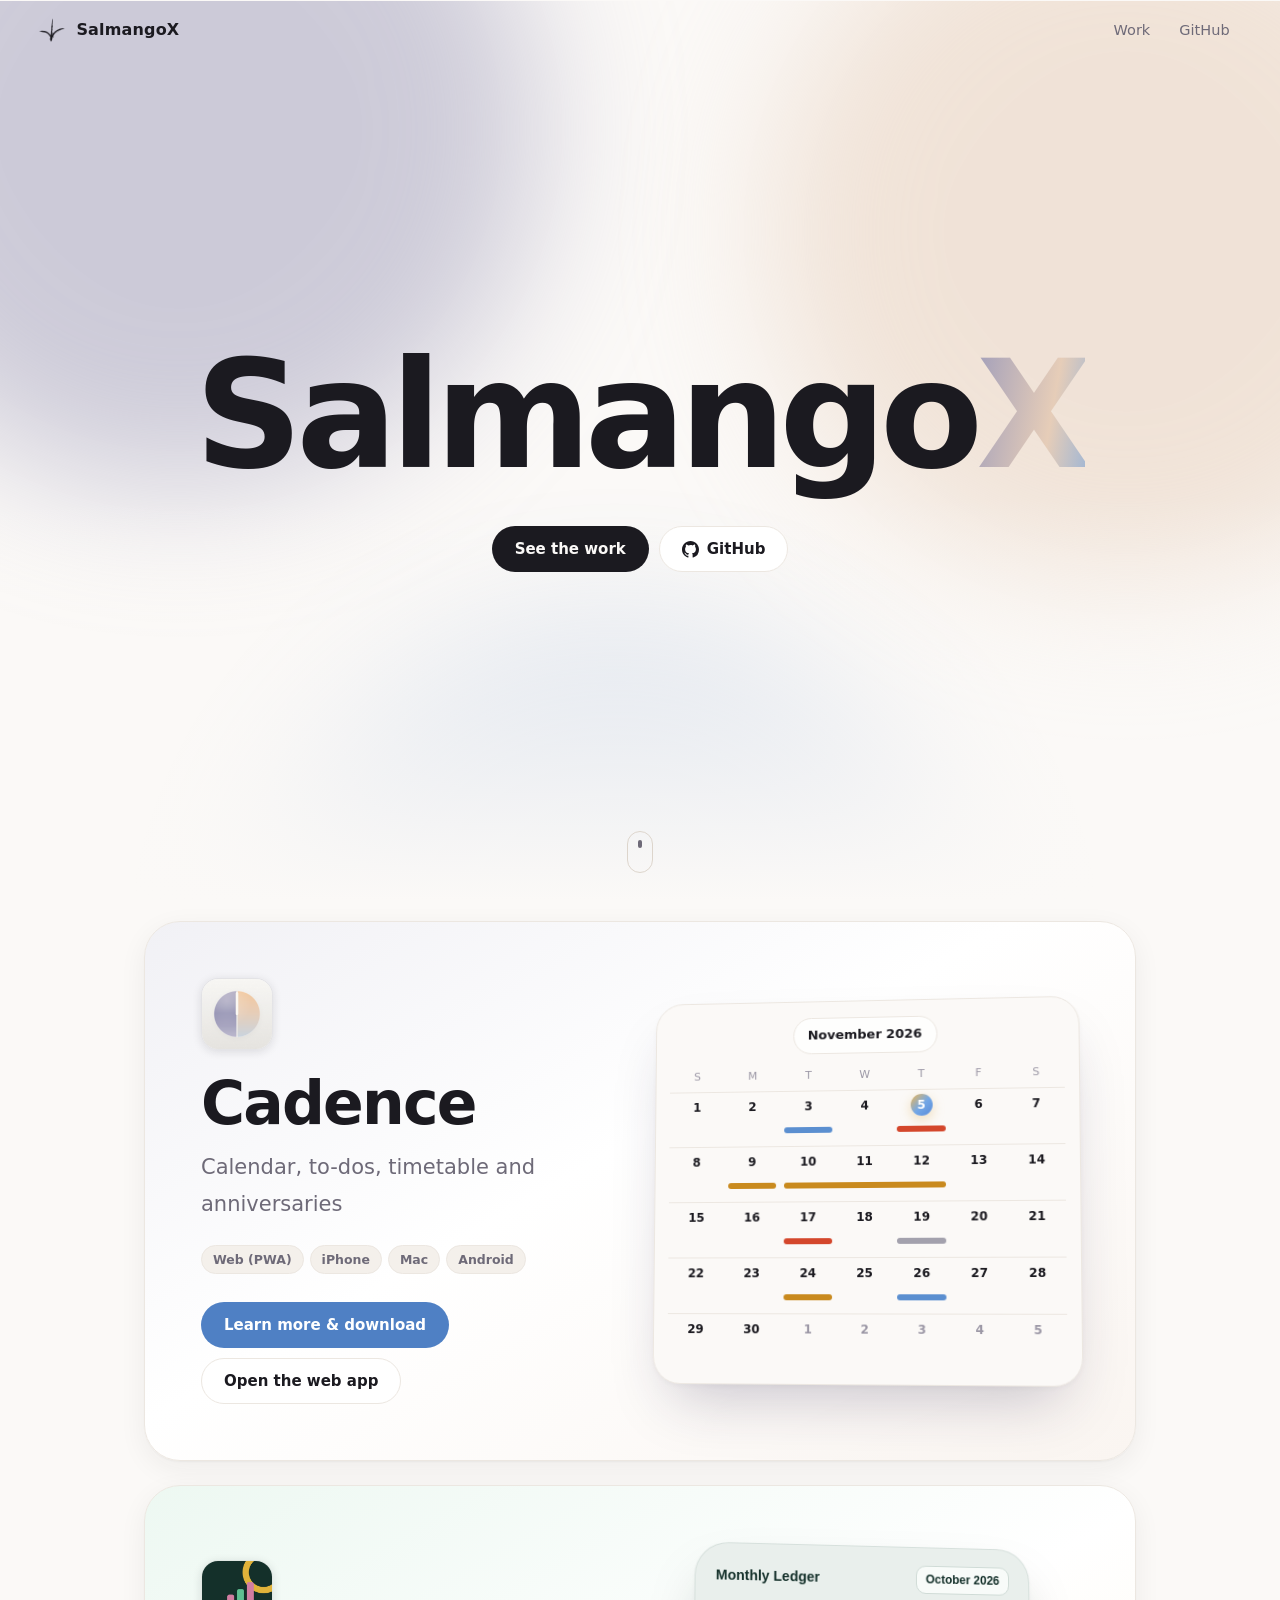
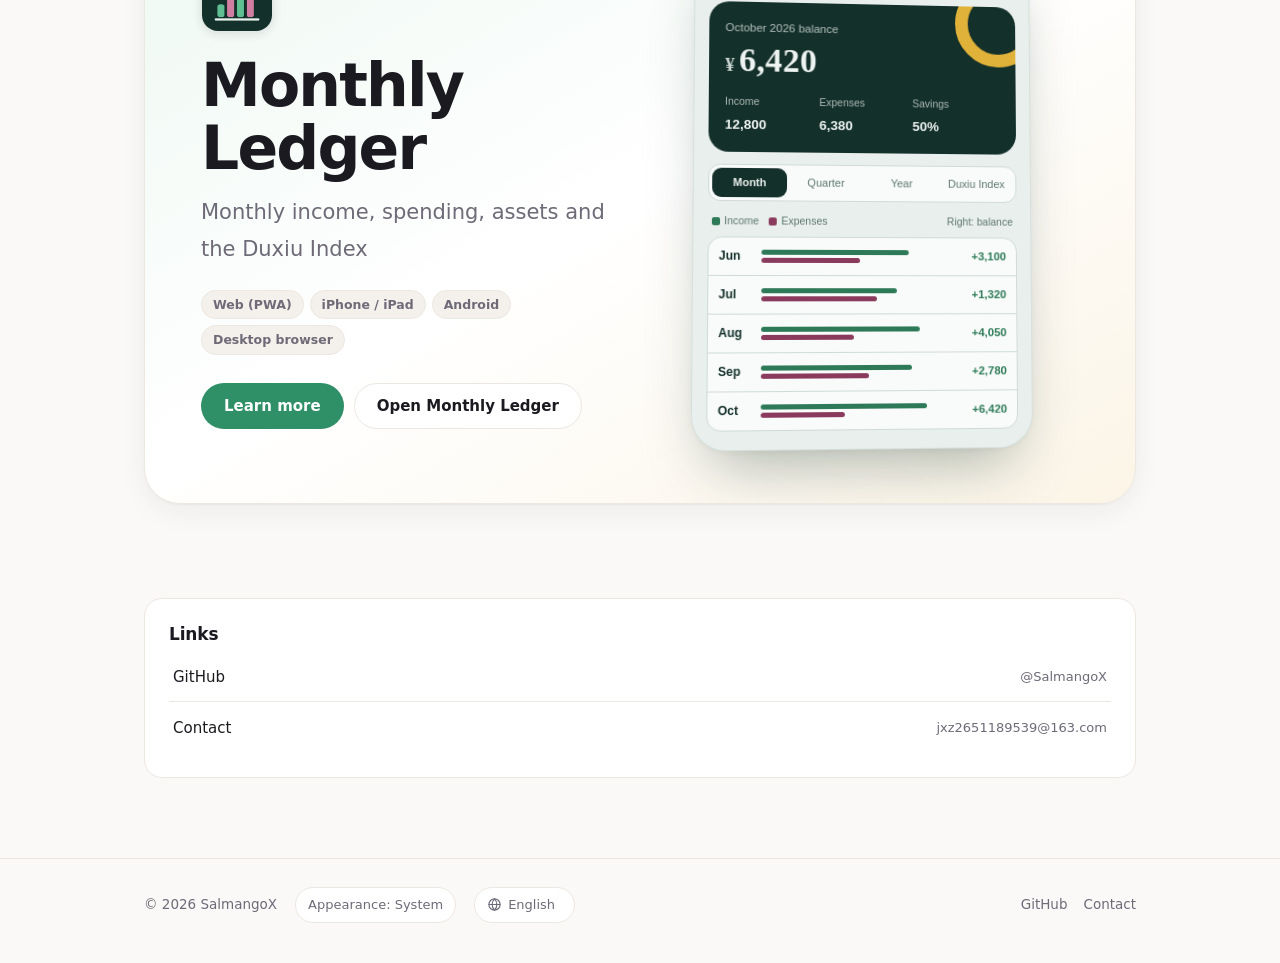
<file: index.html>
<!doctype html>
<html lang="zh-CN">
<head>
<meta charset="utf-8">
<meta name="sx-build" content="202611110026">
<meta name="viewport" content="width=device-width,initial-scale=1,viewport-fit=cover">
<title>SalmangoX</title>
<meta name="description" content="SalmangoX 的作品。">
<meta name="theme-color" content="#FBF9F7" media="(prefers-color-scheme: light)">
<meta name="theme-color" content="#141318" media="(prefers-color-scheme: dark)">
<link rel="icon" href="logo.png" type="image/png">
<link rel="stylesheet" href="style.css?v=202611110026">
<script src="i18n.js?v=202611110026"></script>
<script src="site.js?v=202611110026"></script>
</head>
<body>
<header>
  <div class="wrap bar">
    <a class="brand" href="./" aria-label="SalmangoX 首页"><img class="lg-m" src="logo-mono.png" alt="" width="28" height="28"><img class="lg-c" src="logo.png" alt="" width="28" height="28">SalmangoX</a>
    <nav class="nav">
      <a href="./#products">作品</a>
      <a href="https://github.com/SalmangoX">GitHub</a>
    </nav>
  </div>
</header>

<main>
  <div class="hero">
    <div class="aurora" aria-hidden="true"><span></span><span></span><span></span></div>
    <div class="wrap hero-in">
      <h1 class="big">Salmango<span class="grad shimmer">X</span></h1>
      <div class="btns">
        <a class="btn primary" href="#products">看看作品</a>
        <a class="btn ghost" href="https://github.com/SalmangoX">
          <svg viewBox="0 0 16 16" fill="currentColor" aria-hidden="true"><path d="M8 0C3.58 0 0 3.58 0 8c0 3.54 2.29 6.53 5.47 7.59.4.07.55-.17.55-.38v-1.33c-2.23.48-2.7-1.07-2.7-1.07-.36-.92-.89-1.17-.89-1.17-.73-.5.06-.49.06-.49.8.06 1.23.83 1.23.83.71 1.22 1.87.87 2.33.66.07-.52.28-.87.5-1.07-1.78-.2-3.64-.89-3.64-3.95 0-.87.31-1.59.82-2.15-.08-.2-.36-1.02.08-2.12 0 0 .67-.21 2.2.82A7.6 7.6 0 0 1 8 3.87c.68 0 1.36.09 2 .27 1.53-1.04 2.2-.82 2.2-.82.44 1.1.16 1.92.08 2.12.51.56.82 1.27.82 2.15 0 3.07-1.87 3.75-3.65 3.95.29.25.54.73.54 1.48v2.2c0 .21.15.46.55.38A8.01 8.01 0 0 0 16 8c0-4.42-3.58-8-8-8Z"/></svg>
          GitHub
        </a>
      </div>
    </div>
    <a class="scroll-cue" href="#products" aria-label="往下看"><span></span></a>
  </div>

  <section id="products" class="showcase">
    <div class="wrap">

      <article class="show cadence spot reveal">
        <div class="show-text">
          <img class="picon" src="img/cadence.png" alt="节律图标" width="72" height="72">
          <h2>节律 <span class="en">Cadence</span></h2>
          <p class="one">日历、待办、课表与纪念日</p>
          <div class="chips"><span class="chip">网页 PWA</span><span class="chip">iPhone</span><span class="chip">Mac</span><span class="chip">安卓</span></div>
          <div class="btns">
            <a class="btn tint" href="cadence.html">了解与下载</a>
            <a class="btn ghost" href="https://salmangox.github.io/month-calendar/">打开网页版</a>
          </div>
        </div>
        <div class="show-vis" aria-hidden="true">
          <div class="cal">
            <div class="cal-h"><span class="pill">2026 年 11 月</span></div>
            <div class="cal-w"><span>日</span><span>一</span><span>二</span><span>三</span><span>四</span><span>五</span><span>六</span></div>
            <div class="cal-g">
              <span class="cell" style="--i:1"><b>1</b></span>
              <span class="cell" style="--i:2"><b>2</b></span>
              <span class="cell" style="--i:3"><b>3</b><i class="ev p1"></i></span>
              <span class="cell" style="--i:4"><b>4</b></span>
              <span class="cell today" style="--i:5"><b>5</b><i class="ev p3"></i></span>
              <span class="cell" style="--i:6"><b>6</b></span>
              <span class="cell" style="--i:7"><b>7</b></span>
              <span class="cell" style="--i:8"><b>8</b></span>
              <span class="cell" style="--i:9"><b>9</b><i class="ev p2"></i></span>
              <span class="cell" style="--i:10"><b>10</b><i class="ev span p2"></i></span>
              <span class="cell" style="--i:11"><b>11</b></span>
              <span class="cell" style="--i:12"><b>12</b></span>
              <span class="cell" style="--i:13"><b>13</b></span>
              <span class="cell" style="--i:14"><b>14</b></span>
              <span class="cell" style="--i:15"><b>15</b></span>
              <span class="cell" style="--i:16"><b>16</b></span>
              <span class="cell" style="--i:17"><b>17</b><i class="ev p3"></i></span>
              <span class="cell" style="--i:18"><b>18</b></span>
              <span class="cell" style="--i:19"><b>19</b><i class="ev p0"></i></span>
              <span class="cell" style="--i:20"><b>20</b></span>
              <span class="cell" style="--i:21"><b>21</b></span>
              <span class="cell" style="--i:22"><b>22</b></span>
              <span class="cell" style="--i:23"><b>23</b></span>
              <span class="cell" style="--i:24"><b>24</b><i class="ev p2"></i></span>
              <span class="cell" style="--i:25"><b>25</b></span>
              <span class="cell" style="--i:26"><b>26</b><i class="ev p1"></i></span>
              <span class="cell" style="--i:27"><b>27</b></span>
              <span class="cell" style="--i:28"><b>28</b></span>
              <span class="cell" style="--i:29"><b>29</b></span>
              <span class="cell" style="--i:30"><b>30</b></span>
              <span class="cell out" style="--i:31"><b>1</b></span>
              <span class="cell out" style="--i:32"><b>2</b></span>
              <span class="cell out" style="--i:33"><b>3</b></span>
              <span class="cell out" style="--i:34"><b>4</b></span>
              <span class="cell out" style="--i:35"><b>5</b></span>
            </div>
          </div>
        </div>
      </article>

      <article class="show ledger spot reveal">
        <div class="show-text">
          <img class="picon" src="img/ledger.png" alt="月账本图标" width="72" height="72">
          <h2>月账本</h2>
          <p class="one">每月收支、资产与独秀指数</p>
          <div class="chips"><span class="chip">网页 PWA</span><span class="chip">iPhone / iPad</span><span class="chip">安卓</span><span class="chip">电脑浏览器</span></div>
          <div class="btns">
            <a class="btn tint" href="ledger.html">了解更多</a>
            <a class="btn ghost" href="https://salmangox.github.io/ledger/">打开月账本</a>
          </div>
        </div>
        <div class="show-vis" aria-hidden="true">
          <div class="lg-app">
            <div class="lg-top"><b>月账本</b><span>2026 年 10 月</span></div>
            <div class="lg-hero">
              <i class="lg-ring"></i>
              <div class="lg-cap">2026 年 10 月结余</div>
              <div class="lg-num">6,420</div>
              <div class="lg-kv"><div><span>收入</span><b>12,800</b></div><div><span>支出</span><b>6,380</b></div><div><span>储蓄率</span><b>50%</b></div></div>
            </div>
            <div class="lg-seg"><span class="on">按月</span><span>按季度</span><span>按年</span><span>独秀指数</span></div>
            <div class="lg-legend"><span><i class="inc"></i>收入</span><span><i class="exp"></i>支出</span><span class="r">右侧为结余</span></div>
            <div class="lg-rows"><div class="lg-row" style="--i:0"><b>6月</b><div class="lg-bars"><i class="inc" style="--w:78%"></i><i class="exp" style="--w:52%"></i></div><em>+3,100</em></div><div class="lg-row" style="--i:1"><b>7月</b><div class="lg-bars"><i class="inc" style="--w:72%"></i><i class="exp" style="--w:61%"></i></div><em>+1,320</em></div><div class="lg-row" style="--i:2"><b>8月</b><div class="lg-bars"><i class="inc" style="--w:84%"></i><i class="exp" style="--w:49%"></i></div><em>+4,050</em></div><div class="lg-row" style="--i:3"><b>9月</b><div class="lg-bars"><i class="inc" style="--w:80%"></i><i class="exp" style="--w:57%"></i></div><em>+2,780</em></div><div class="lg-row" style="--i:4"><b>10月</b><div class="lg-bars"><i class="inc" style="--w:88%"></i><i class="exp" style="--w:44%"></i></div><em>+6,420</em></div></div>
          </div>
        </div>
      </article>

    </div>
  </section>

  <section>
    <div class="wrap">
      <div class="box reveal">
        <h3>链接</h3>
        <div class="links">
          <a href="https://github.com/SalmangoX">GitHub<span>@SalmangoX</span></a>
          <a href="mailto:jxz2651189539@163.com">联系<span>jxz2651189539@163.com</span></a>
        </div>
      </div>
    </div>
  </section>
</main>

<footer>
  <div class="wrap">
    <span>© 2026 SalmangoX</span>
    <button class="theme" id="themeBtn" type="button">外观：跟随系统</button>
    <div class="sp">
      <a href="https://github.com/SalmangoX">GitHub</a>
      <a href="mailto:jxz2651189539@163.com">联系</a>
    </div>
  </div>
</footer>
</body>
</html>
</file>
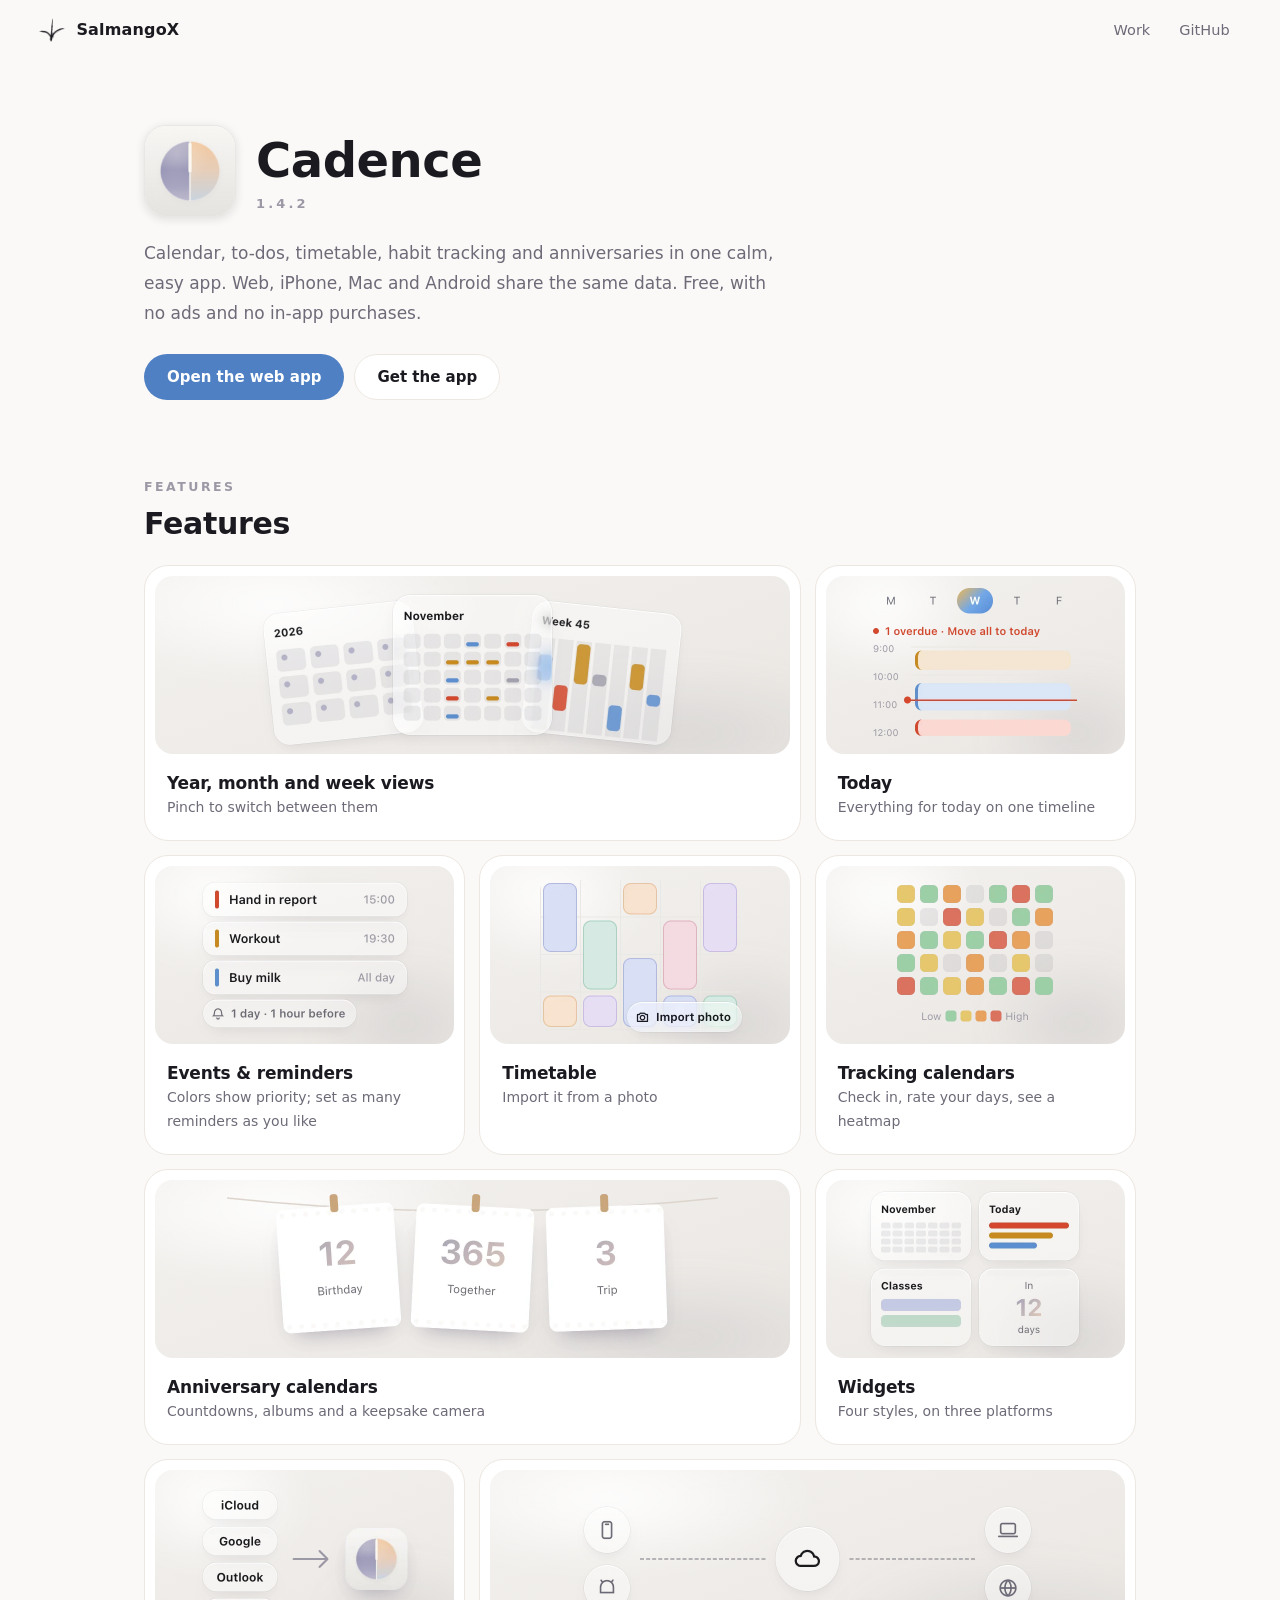
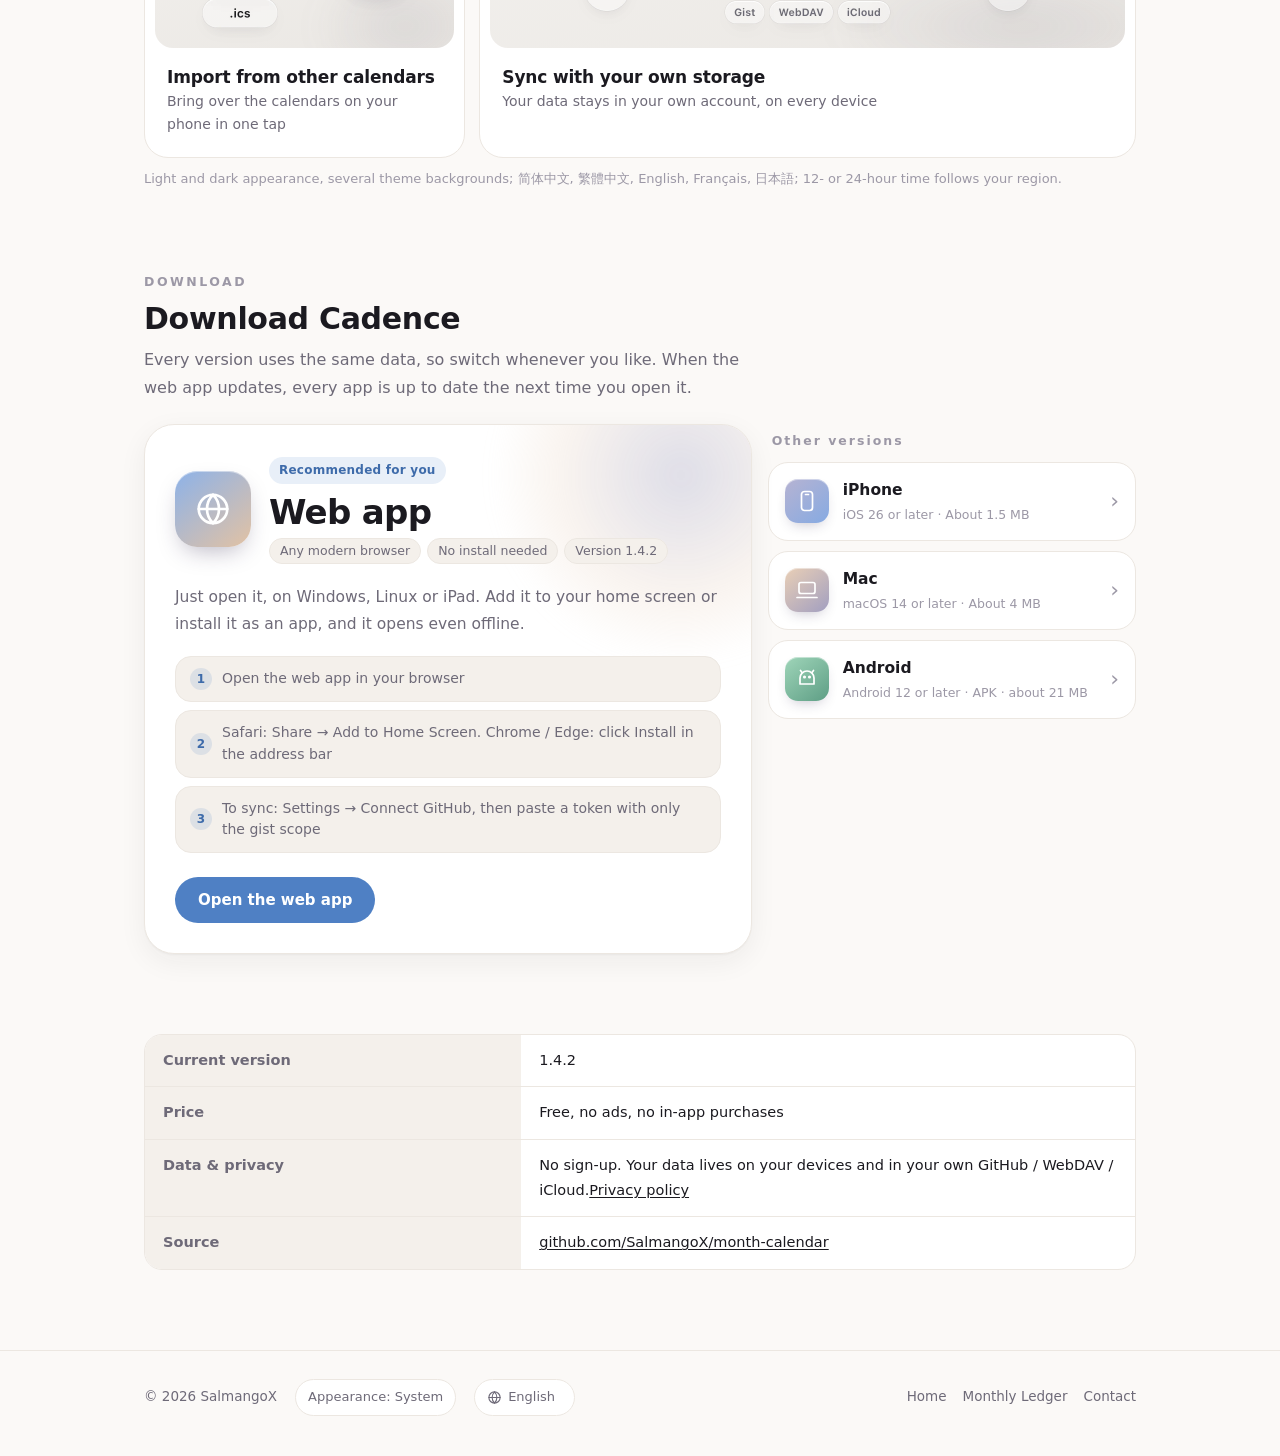
<file: cadence.html>
<!doctype html>
<html lang="zh-CN">
<head>
<meta charset="utf-8">
<meta name="sx-build" content="202611110026">
<meta name="viewport" content="width=device-width,initial-scale=1,viewport-fit=cover">
<title>节律 Cadence</title>
<meta name="description" content="节律 Cadence：日历、待办、课表、记录和纪念日放在一个应用里。网页、iPhone、Mac、安卓四端用同一份数据。">
<meta name="theme-color" content="#FBF9F7" media="(prefers-color-scheme: light)">
<meta name="theme-color" content="#141318" media="(prefers-color-scheme: dark)">
<link rel="apple-touch-icon" href="img/cadence.png">
<link rel="icon" href="logo.png" type="image/png">
<link rel="stylesheet" href="style.css?v=202611110026">
<script src="i18n.js?v=202611110026"></script>
<script src="site.js?v=202611110026"></script>
</head>
<body class="page-cadence">
<header>
  <div class="wrap bar">
    <a class="brand" href="./" aria-label="SalmangoX 首页"><img class="lg-m" src="logo-mono.png" alt="" width="28" height="28"><img class="lg-c" src="logo.png" alt="" width="28" height="28">SalmangoX</a>
    <nav class="nav">
      <a href="./#products">作品</a>
      <a href="https://github.com/SalmangoX">GitHub</a>
    </nav>
  </div>
</header>

<main>
  <div class="wrap phero">
    <div class="ptop">
      <img class="picon" src="img/cadence.png" alt="节律图标" width="92" height="92">
      <h1>节律<small>Cadence · 1.4.2</small></h1>
    </div>
    <p class="lead">日历、待办、课表、打卡记录和纪念日，放在一个安静好用的应用里。网页、iPhone、Mac、安卓用同一份数据，免费，无广告、无内购。</p>
    <div class="btns">
      <a class="btn tint" href="https://salmangox.github.io/month-calendar/">打开网页版</a>
      <a class="btn ghost" href="#download">下载 App</a>
    </div>
  </div>

  <section>
    <div class="wrap">
      <div class="sec-h"><div class="eyebrow">Features</div><h2>功能</h2></div>
      <div class="bento">
        <div class="feat bx w2">
          <div class="ill ill-img" aria-hidden="true"><picture class="im-l"><source media="(max-width:560px)" srcset="img/ill/cadence-0-s-light-p.webp 2x"><img srcset="img/ill/cadence-0-s-light-d.webp 2x" src="img/ill/cadence-0-s-light-d.webp" alt="" loading="lazy" decoding="async"></picture><picture class="im-d"><source media="(max-width:560px)" srcset="img/ill/cadence-0-s-dark-p.webp 2x"><img srcset="img/ill/cadence-0-s-dark-d.webp 2x" src="img/ill/cadence-0-s-dark-d.webp" alt="" loading="lazy" decoding="async"></picture></div>
          <h3>年 / 月 / 周三种视图</h3>
          <p>双指一捏就切换</p>
        </div>
        <div class="feat bx ">
          <div class="ill ill-img" aria-hidden="true"><picture class="im-l"><source media="(max-width:560px)" srcset="img/ill/cadence-1-s-light-p.webp 2x"><img srcset="img/ill/cadence-1-s-light-d.webp 2x" src="img/ill/cadence-1-s-light-d.webp" alt="" loading="lazy" decoding="async"></picture><picture class="im-d"><source media="(max-width:560px)" srcset="img/ill/cadence-1-s-dark-p.webp 2x"><img srcset="img/ill/cadence-1-s-dark-d.webp 2x" src="img/ill/cadence-1-s-dark-d.webp" alt="" loading="lazy" decoding="async"></picture></div>
          <h3>今日页</h3>
          <p>今天要做的，一条时间线看完</p>
        </div>
        <div class="feat bx ">
          <div class="ill ill-img" aria-hidden="true"><picture class="im-l"><source media="(max-width:560px)" srcset="img/ill/cadence-2-s-light-p.webp 2x"><img srcset="img/ill/cadence-2-s-light-d.webp 2x" src="img/ill/cadence-2-s-light-d.webp" alt="" loading="lazy" decoding="async"></picture><picture class="im-d"><source media="(max-width:560px)" srcset="img/ill/cadence-2-s-dark-p.webp 2x"><img srcset="img/ill/cadence-2-s-dark-d.webp 2x" src="img/ill/cadence-2-s-dark-d.webp" alt="" loading="lazy" decoding="async"></picture></div>
          <h3>事件与提醒</h3>
          <p>颜色分轻重，提醒可以设好几个</p>
        </div>
        <div class="feat bx ">
          <div class="ill ill-img" aria-hidden="true"><picture class="im-l"><source media="(max-width:560px)" srcset="img/ill/cadence-3-s-light-p.webp 2x"><img srcset="img/ill/cadence-3-s-light-d.webp 2x" src="img/ill/cadence-3-s-light-d.webp" alt="" loading="lazy" decoding="async"></picture><picture class="im-d"><source media="(max-width:560px)" srcset="img/ill/cadence-3-s-dark-p.webp 2x"><img srcset="img/ill/cadence-3-s-dark-d.webp 2x" src="img/ill/cadence-3-s-dark-d.webp" alt="" loading="lazy" decoding="async"></picture></div>
          <h3>课表</h3>
          <p>拍张照片就能导入</p>
        </div>
        <div class="feat bx ">
          <div class="ill ill-img" aria-hidden="true"><picture class="im-l"><source media="(max-width:560px)" srcset="img/ill/cadence-4-s-light-p.webp 2x"><img srcset="img/ill/cadence-4-s-light-d.webp 2x" src="img/ill/cadence-4-s-light-d.webp" alt="" loading="lazy" decoding="async"></picture><picture class="im-d"><source media="(max-width:560px)" srcset="img/ill/cadence-4-s-dark-p.webp 2x"><img srcset="img/ill/cadence-4-s-dark-d.webp 2x" src="img/ill/cadence-4-s-dark-d.webp" alt="" loading="lazy" decoding="async"></picture></div>
          <h3>记录日历</h3>
          <p>打卡、打分，看热力图</p>
        </div>
        <div class="feat bx w2">
          <div class="ill ill-img" aria-hidden="true"><picture class="im-l"><source media="(max-width:560px)" srcset="img/ill/cadence-5-s-light-p.webp 2x"><img srcset="img/ill/cadence-5-s-light-d.webp 2x" src="img/ill/cadence-5-s-light-d.webp" alt="" loading="lazy" decoding="async"></picture><picture class="im-d"><source media="(max-width:560px)" srcset="img/ill/cadence-5-s-dark-p.webp 2x"><img srcset="img/ill/cadence-5-s-dark-d.webp 2x" src="img/ill/cadence-5-s-dark-d.webp" alt="" loading="lazy" decoding="async"></picture></div>
          <h3>纪念日历</h3>
          <p>倒数、相册、纪念相机</p>
        </div>
        <div class="feat bx ">
          <div class="ill ill-img" aria-hidden="true"><picture class="im-l"><source media="(max-width:560px)" srcset="img/ill/cadence-6-s-light-p.webp 2x"><img srcset="img/ill/cadence-6-s-light-d.webp 2x" src="img/ill/cadence-6-s-light-d.webp" alt="" loading="lazy" decoding="async"></picture><picture class="im-d"><source media="(max-width:560px)" srcset="img/ill/cadence-6-s-dark-p.webp 2x"><img srcset="img/ill/cadence-6-s-dark-d.webp 2x" src="img/ill/cadence-6-s-dark-d.webp" alt="" loading="lazy" decoding="async"></picture></div>
          <h3>桌面小组件</h3>
          <p>四种样式，三个平台都有</p>
        </div>
        <div class="feat bx ">
          <div class="ill ill-img" aria-hidden="true"><picture class="im-l"><source media="(max-width:560px)" srcset="img/ill/cadence-7-s-light-p.webp 2x"><img srcset="img/ill/cadence-7-s-light-d.webp 2x" src="img/ill/cadence-7-s-light-d.webp" alt="" loading="lazy" decoding="async"></picture><picture class="im-d"><source media="(max-width:560px)" srcset="img/ill/cadence-7-s-dark-p.webp 2x"><img srcset="img/ill/cadence-7-s-dark-d.webp 2x" src="img/ill/cadence-7-s-dark-d.webp" alt="" loading="lazy" decoding="async"></picture></div>
          <h3>从其他日历导入</h3>
          <p>手机里的日历一键搬过来</p>
        </div>
        <div class="feat bx w2">
          <div class="ill ill-img" aria-hidden="true"><picture class="im-l"><source media="(max-width:560px)" srcset="img/ill/cadence-8-s-light-p.webp 2x"><img srcset="img/ill/cadence-8-s-light-d.webp 2x" src="img/ill/cadence-8-s-light-d.webp" alt="" loading="lazy" decoding="async"></picture><picture class="im-d"><source media="(max-width:560px)" srcset="img/ill/cadence-8-s-dark-p.webp 2x"><img srcset="img/ill/cadence-8-s-dark-d.webp 2x" src="img/ill/cadence-8-s-dark-d.webp" alt="" loading="lazy" decoding="async"></picture></div>
          <h3>用自己的存储同步</h3>
          <p>数据只在你自己的账号里，各端互通</p>
        </div>
      </div>
      <p class="note">浅色 / 深色外观，多款主题背景；简体中文、繁體中文、English、Français、日本語；12 / 24 小时制默认跟随地区。</p>
    </div>
  </section>

  <section id="download">
    <div class="wrap">
      <div class="sec-h">
        <div class="eyebrow">Download</div>
        <h2>下载节律</h2>
        <p>所有版本用同一份数据，可以随时换着用。网页一更新，各端打开就是新版。</p>
      </div>
      <div class="dl">
        <article class="dl-main" id="dlMain" aria-live="polite"></article>
        <div class="dl-others">
          <div class="dl-ot">其他版本</div>
          <div class="dl-list" id="dlList"></div>
        </div>
      </div>
      <noscript>
        <p class="note"><a href="https://salmangox.github.io/month-calendar/">网页版</a> ·
          <a href="https://github.com/SalmangoX/month-calendar/blob/main/ios/%E5%AE%89%E8%A3%85%E8%AF%B4%E6%98%8E.md">iPhone 安装说明</a> ·
          <a href="https://cdn.jsdelivr.net/gh/SalmangoX/month-calendar@dist/Cadence.dmg">Mac .dmg</a> ·
          <a href="https://github.com/SalmangoX/month-calendar/releases/latest/download/month-calendar.apk">安卓 APK</a></p>
      </noscript>
    </div>
  </section>

  <section>
    <div class="wrap">
      <table>
        <tr><th>当前版本</th><td>1.4.2</td></tr>
        <tr><th>价格</th><td>免费，无广告、无内购</td></tr>
        <tr><th>数据与隐私</th><td>不需要注册；数据在你的设备和你自己的 GitHub / WebDAV / iCloud 里。<a href="https://salmangox.github.io/month-calendar/privacy.html" style="text-decoration:underline;text-underline-offset:2px">隐私政策</a></td></tr>
        <tr><th>源码</th><td><a href="https://github.com/SalmangoX/month-calendar" style="text-decoration:underline;text-underline-offset:2px">github.com/SalmangoX/month-calendar</a></td></tr>
      </table>
    </div>
  </section>
</main>
<script src="dl.js?v=202611110026"></script>

<footer>
  <div class="wrap">
    <span>© 2026 SalmangoX</span>
    <button class="theme" id="themeBtn" type="button">外观：跟随系统</button>
    <div class="sp">
      <a href="./">首页</a>
      <a href="ledger.html">月账本</a>
      <a href="mailto:jxz2651189539@163.com">联系</a>
    </div>
  </div>
</footer>
</body>
</html>
</file>
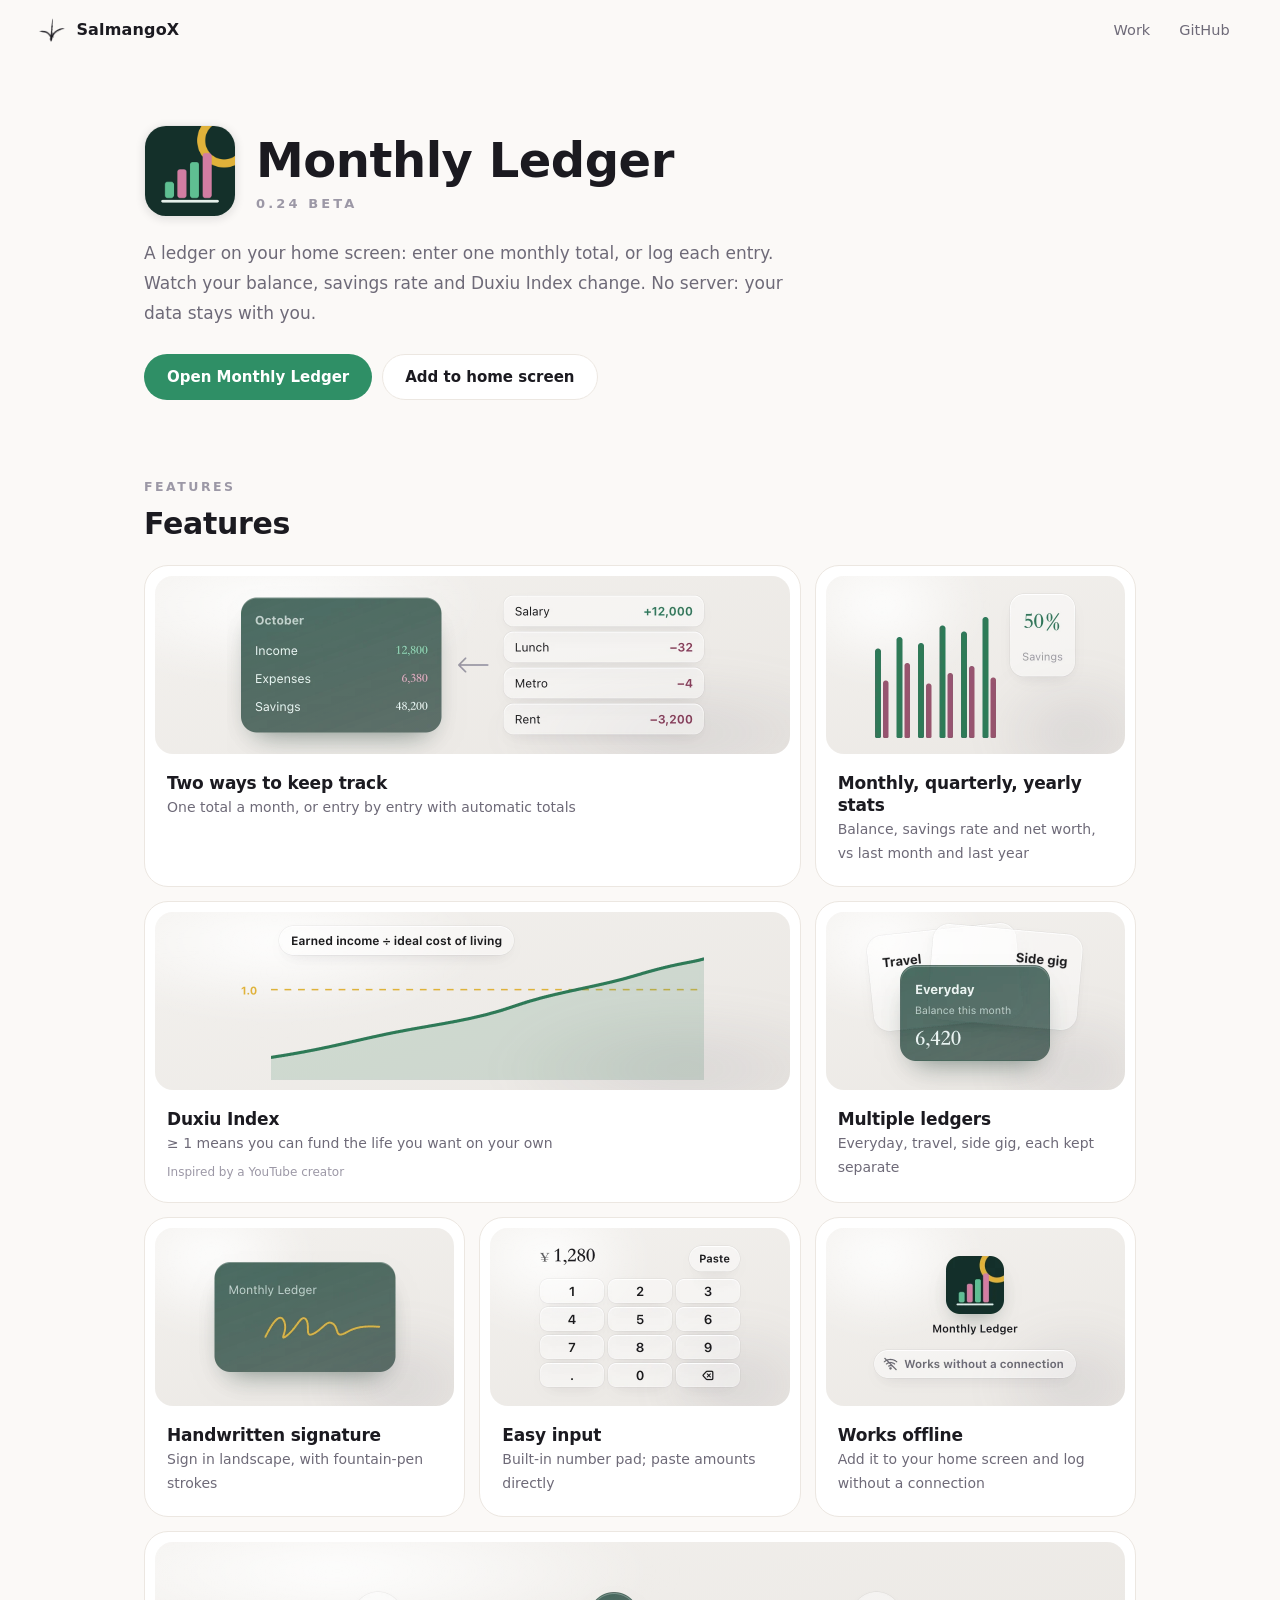
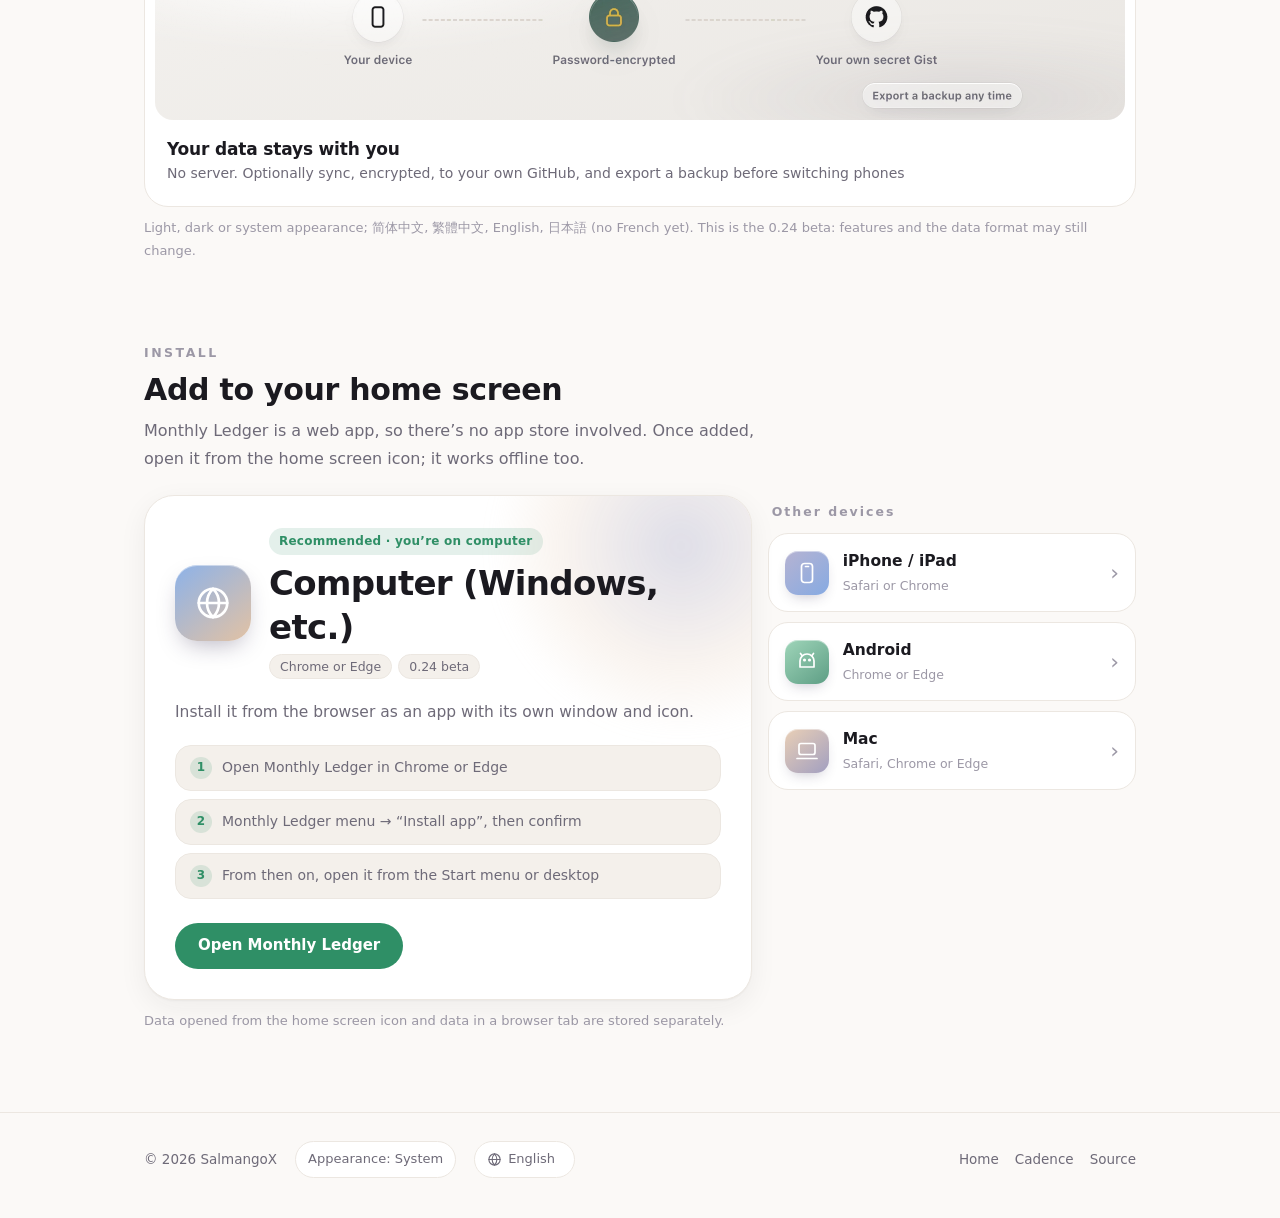
<file: ledger.html>
<!doctype html>
<html lang="zh-CN">
<head>
<meta charset="utf-8">
<meta name="sx-build" content="202611110026">
<meta name="viewport" content="width=device-width,initial-scale=1,viewport-fit=cover">
<title>月账本</title>
<meta name="description" content="月账本：装在手机主屏幕上的个人记账网页 App。按月记录收支和资产，按季度、按年查看统计，长期追踪独秀指数。">
<meta name="theme-color" content="#FBF9F7" media="(prefers-color-scheme: light)">
<meta name="theme-color" content="#141318" media="(prefers-color-scheme: dark)">
<link rel="apple-touch-icon" href="img/ledger.png">
<link rel="icon" href="logo.png" type="image/png">
<link rel="stylesheet" href="style.css?v=202611110026">
<script src="i18n.js?v=202611110026"></script>
<script src="site.js?v=202611110026"></script>
</head>
<body class="page-ledger">
<header>
  <div class="wrap bar">
    <a class="brand" href="./" aria-label="SalmangoX 首页"><img class="lg-m" src="logo-mono.png" alt="" width="28" height="28"><img class="lg-c" src="logo.png" alt="" width="28" height="28">SalmangoX</a>
    <nav class="nav">
      <a href="./#products">作品</a>
      <a href="https://github.com/SalmangoX">GitHub</a>
    </nav>
  </div>
</header>

<main>
  <div class="wrap phero">
    <div class="ptop">
      <img class="picon" src="img/ledger.png" alt="月账本图标" width="92" height="92">
      <h1>月账本<small>Monthly Ledger · 0.24 测试版</small></h1>
    </div>
    <p class="lead">装在主屏幕上的记账本：每月记一笔总账，或者一笔一笔记；看结余、储蓄率和独秀指数怎么变。没有服务器，数据只在你自己手里。</p>
    <div class="btns">
      <a class="btn tint" href="https://salmangox.github.io/ledger/">打开月账本</a>
      <a class="btn ghost" href="#install">安装到主屏幕</a>
    </div>
  </div>

  <section>
    <div class="wrap">
      <div class="sec-h"><div class="eyebrow">Features</div><h2>功能</h2></div>
      <div class="bento">
        <div class="feat bx w2">
          <div class="ill ill-img" aria-hidden="true"><picture class="im-l"><source media="(max-width:560px)" srcset="img/ill/ledger-0-s-light-p.webp 2x"><img srcset="img/ill/ledger-0-s-light-d.webp 2x" src="img/ill/ledger-0-s-light-d.webp" alt="" loading="lazy" decoding="async"></picture><picture class="im-d"><source media="(max-width:560px)" srcset="img/ill/ledger-0-s-dark-p.webp 2x"><img srcset="img/ill/ledger-0-s-dark-d.webp 2x" src="img/ill/ledger-0-s-dark-d.webp" alt="" loading="lazy" decoding="async"></picture></div>
          <h3>两种记账方式</h3>
          <p>每月记一次总数，或一笔一笔记、自动汇总</p>
        </div>
        <div class="feat bx ">
          <div class="ill ill-img" aria-hidden="true"><picture class="im-l"><source media="(max-width:560px)" srcset="img/ill/ledger-1-s-light-p.webp 2x"><img srcset="img/ill/ledger-1-s-light-d.webp 2x" src="img/ill/ledger-1-s-light-d.webp" alt="" loading="lazy" decoding="async"></picture><picture class="im-d"><source media="(max-width:560px)" srcset="img/ill/ledger-1-s-dark-p.webp 2x"><img srcset="img/ill/ledger-1-s-dark-d.webp 2x" src="img/ill/ledger-1-s-dark-d.webp" alt="" loading="lazy" decoding="async"></picture></div>
          <h3>月 / 季 / 年统计</h3>
          <p>结余、储蓄率、净资产，和上月、去年比</p>
        </div>
        <div class="feat bx w2">
          <div class="ill ill-img" aria-hidden="true"><picture class="im-l"><source media="(max-width:560px)" srcset="img/ill/ledger-2-s-light-p.webp 2x"><img srcset="img/ill/ledger-2-s-light-d.webp 2x" src="img/ill/ledger-2-s-light-d.webp" alt="" loading="lazy" decoding="async"></picture><picture class="im-d"><source media="(max-width:560px)" srcset="img/ill/ledger-2-s-dark-p.webp 2x"><img srcset="img/ill/ledger-2-s-dark-d.webp 2x" src="img/ill/ledger-2-s-dark-d.webp" alt="" loading="lazy" decoding="async"></picture></div>
          <h3>独秀指数</h3>
          <p>≥ 1，说明靠自己就撑得起想要的生活</p>
          <p class="src-note">灵感来自一位 YouTube 创作者</p>
        </div>
        <div class="feat bx ">
          <div class="ill ill-img" aria-hidden="true"><picture class="im-l"><source media="(max-width:560px)" srcset="img/ill/ledger-3-s-light-p.webp 2x"><img srcset="img/ill/ledger-3-s-light-d.webp 2x" src="img/ill/ledger-3-s-light-d.webp" alt="" loading="lazy" decoding="async"></picture><picture class="im-d"><source media="(max-width:560px)" srcset="img/ill/ledger-3-s-dark-p.webp 2x"><img srcset="img/ill/ledger-3-s-dark-d.webp 2x" src="img/ill/ledger-3-s-dark-d.webp" alt="" loading="lazy" decoding="async"></picture></div>
          <h3>多个账本</h3>
          <p>日常、旅行、副业，互不影响</p>
        </div>
        <div class="feat bx ">
          <div class="ill ill-img" aria-hidden="true"><picture class="im-l"><source media="(max-width:560px)" srcset="img/ill/ledger-4-s-light-p.webp 2x"><img srcset="img/ill/ledger-4-s-light-d.webp 2x" src="img/ill/ledger-4-s-light-d.webp" alt="" loading="lazy" decoding="async"></picture><picture class="im-d"><source media="(max-width:560px)" srcset="img/ill/ledger-4-s-dark-p.webp 2x"><img srcset="img/ill/ledger-4-s-dark-d.webp 2x" src="img/ill/ledger-4-s-dark-d.webp" alt="" loading="lazy" decoding="async"></picture></div>
          <h3>手写签名</h3>
          <p>横屏手写，带钢笔笔锋</p>
        </div>
        <div class="feat bx ">
          <div class="ill ill-img" aria-hidden="true"><picture class="im-l"><source media="(max-width:560px)" srcset="img/ill/ledger-5-s-light-p.webp 2x"><img srcset="img/ill/ledger-5-s-light-d.webp 2x" src="img/ill/ledger-5-s-light-d.webp" alt="" loading="lazy" decoding="async"></picture><picture class="im-d"><source media="(max-width:560px)" srcset="img/ill/ledger-5-s-dark-p.webp 2x"><img srcset="img/ill/ledger-5-s-dark-d.webp 2x" src="img/ill/ledger-5-s-dark-d.webp" alt="" loading="lazy" decoding="async"></picture></div>
          <h3>顺手的输入</h3>
          <p>自带数字键盘，金额可以直接粘贴</p>
        </div>
        <div class="feat bx ">
          <div class="ill ill-img" aria-hidden="true"><picture class="im-l"><source media="(max-width:560px)" srcset="img/ill/ledger-6-s-light-p.webp 2x"><img srcset="img/ill/ledger-6-s-light-d.webp 2x" src="img/ill/ledger-6-s-light-d.webp" alt="" loading="lazy" decoding="async"></picture><picture class="im-d"><source media="(max-width:560px)" srcset="img/ill/ledger-6-s-dark-p.webp 2x"><img srcset="img/ill/ledger-6-s-dark-d.webp 2x" src="img/ill/ledger-6-s-dark-d.webp" alt="" loading="lazy" decoding="async"></picture></div>
          <h3>离线可用</h3>
          <p>装到主屏幕，没网也能记</p>
        </div>
        <div class="feat bx w3">
          <div class="ill ill-img" aria-hidden="true"><picture class="im-l"><source media="(max-width:560px)" srcset="img/ill/ledger-7-s-light-p.webp 2x"><source media="(max-width:860px)" srcset="img/ill/ledger-7-s-light-t.webp 2x"><img srcset="img/ill/ledger-7-s-light-d.webp 2x" src="img/ill/ledger-7-s-light-d.webp" alt="" loading="lazy" decoding="async"></picture><picture class="im-d"><source media="(max-width:560px)" srcset="img/ill/ledger-7-s-dark-p.webp 2x"><source media="(max-width:860px)" srcset="img/ill/ledger-7-s-dark-t.webp 2x"><img srcset="img/ill/ledger-7-s-dark-d.webp 2x" src="img/ill/ledger-7-s-dark-d.webp" alt="" loading="lazy" decoding="async"></picture></div>
          <h3>数据只在你手里</h3>
          <p>没有服务器；可选加密同步到你自己的 GitHub，换手机前导出备份</p>
        </div>
      </div>
      <p class="note">浅色 / 深色 / 跟随系统；简体中文、繁體中文、English、日本語。当前为 0.24 测试版，功能和数据格式仍可能调整。</p>
    </div>
  </section>

  <section id="install">
    <div class="wrap">
      <div class="sec-h">
        <div class="eyebrow">Install</div>
        <h2>装到主屏幕</h2>
        <p>月账本是网页 App，不用去应用商店；装好后从主屏幕图标打开，没有网络也能用。</p>
      </div>
      <div class="dl">
        <article class="dl-main" id="dlMain" aria-live="polite"></article>
        <div class="dl-others">
          <div class="dl-ot">其他设备</div>
          <div class="dl-list" id="dlList"></div>
        </div>
      </div>
      <p class="note">从主屏幕图标打开和在浏览器标签页里打开，数据是分开保存的。</p>
    </div>
  </section>
</main>
<script>
window.SX_DL = {
  ver: '0.24 测试版', ipad: 'ios',
  dev: { ios: 'iPhone / iPad', android: '安卓手机', mac: 'Mac', web: '电脑' },
  order: ['ios', 'android', 'mac', 'web'],
  platforms: {
    ios: { name: 'iPhone / iPad', req: 'Safari 或 Chrome', size: '',
      desc: '在 Safari 里打开月账本，按 App 里的图文引导添加到主屏幕，像普通 App 一样从桌面打开。',
      steps: ['用 Safari 打开月账本', '按月账本里的图文引导：分享 →「添加到主屏幕」', '以后从主屏幕的图标打开'],
      main: { label: '打开月账本', href: 'https://salmangox.github.io/ledger/' }, more: [] },
    android: { name: '安卓', req: 'Chrome 或 Edge', size: '',
      desc: '在 Chrome 里打开，点月账本菜单里的「安装到主屏幕」，在系统弹窗里确认就装好了。',
      steps: ['用 Chrome 或 Edge 打开月账本', '月账本菜单 →「安装到主屏幕」，在弹窗里确认', '以后从桌面图标打开'],
      main: { label: '打开月账本', href: 'https://salmangox.github.io/ledger/' }, more: [] },
    mac: { name: 'Mac', req: 'Safari、Chrome 或 Edge', size: '',
      desc: '可以添加到程序坞，像一个独立的 App 一样打开。',
      steps: ['用 Safari 打开月账本', '菜单栏「文件」→「添加到程序坞」', '用 Chrome / Edge 的话：月账本菜单 →「安装到主屏幕」'],
      main: { label: '打开月账本', href: 'https://salmangox.github.io/ledger/' }, more: [] },
    web: { name: '电脑（Windows 等）', req: 'Chrome 或 Edge', size: '',
      desc: '在浏览器里安装成应用，有自己的窗口和图标。',
      steps: ['用 Chrome 或 Edge 打开月账本', '月账本菜单 →「安装到主屏幕」，在弹窗里确认', '以后从开始菜单或桌面打开'],
      main: { label: '打开月账本', href: 'https://salmangox.github.io/ledger/' }, more: [] }
  }
};
</script>
<script src="dl.js?v=202611110026"></script>


<footer>
  <div class="wrap">
    <span>© 2026 SalmangoX</span>
    <button class="theme" id="themeBtn" type="button">外观：跟随系统</button>
    <div class="sp">
      <a href="./">首页</a>
      <a href="cadence.html">节律</a>
      <a href="https://github.com/SalmangoX/ledger">源码</a>
    </div>
  </div>
</footer>
</body>
</html>
</file>
<file: style.css>
/* SalmangoX 官网 · 配色取自节律 Cadence 的 logo：雾紫 → 暖沙；主色天蓝 */
:root{
  --bg:#FBF9F7; --bg2:#F4F0EB; --card:#FFFFFF; --ink:#1B1A20; --sub:#6E6A78; --faint:#9C98A6;
  --line:#ECE7E1; --line2:#DDD5CC;
  --a1:#9F9DBA; --a2:#E6CDB8; --sky:#4F80C4; --sky-ink:#3E6BAA;
  --p0:#A3A1AD; --p1:#5B8FD0; --p2:#C98A1E; --p3:#D4472C;
  --lg-deep:#15302C; --lg-green:#5EC394; --lg-pink:#D57FA8; --lg-gold:#E3B23C;
  --pc:var(--sky); --pc-ink:var(--sky-ink);
  --r:18px; --shadow:0 1px 2px rgba(27,26,32,.04),0 8px 28px rgba(27,26,32,.06);
  --hdr:rgba(251,249,247,.82);
  color-scheme:light;
}
@media (prefers-color-scheme:dark){
  :root:not([data-theme="light"]){
    --bg:#141318; --bg2:#1A1920; --card:#1E1D24; --ink:#EEECF3; --sub:#A6A2B1; --faint:#77737F;
    --line:#2A2831; --line2:#3A3742;
    --a1:#B4B2CE; --a2:#E9D2BE; --sky:#8DB0EA; --sky-ink:#8DB0EA;
    --shadow:0 1px 2px rgba(0,0,0,.3),0 8px 28px rgba(0,0,0,.28);
    --hdr:rgba(20,19,24,.78);
    color-scheme:dark;
  }
}
:root[data-theme="dark"]{
  --bg:#141318; --bg2:#1A1920; --card:#1E1D24; --ink:#EEECF3; --sub:#A6A2B1; --faint:#77737F;
  --line:#2A2831; --line2:#3A3742;
  --a1:#B4B2CE; --a2:#E9D2BE; --sky:#8DB0EA; --sky-ink:#8DB0EA;
  --shadow:0 1px 2px rgba(0,0,0,.3),0 8px 28px rgba(0,0,0,.28);
  --hdr:rgba(20,19,24,.78);
  color-scheme:dark;
}

*{box-sizing:border-box}
html{-webkit-text-size-adjust:100%}
body{margin:0;background:var(--bg);color:var(--ink);font-size:16px;line-height:1.75;
  font-family:-apple-system,BlinkMacSystemFont,"SF Pro Text","PingFang SC","Hiragino Sans GB","Microsoft YaHei",system-ui,sans-serif;
  -webkit-font-smoothing:antialiased;text-rendering:optimizeLegibility}
/* 繁体、日文用各自地区的字形 */
:root[lang="zh-Hant"] body{font-family:-apple-system,BlinkMacSystemFont,"SF Pro Text","PingFang TC","Microsoft JhengHei",system-ui,sans-serif}
:root[lang="ja"] body{font-family:-apple-system,BlinkMacSystemFont,"SF Pro Text","Hiragino Sans","Hiragino Kaku Gothic ProN","Yu Gothic UI","Meiryo",system-ui,sans-serif}
a{color:inherit;text-decoration:none}
h1,h2,h3,p{margin:0}
h1,h2,h3{line-height:1.3;letter-spacing:-.01em}
img{display:block;max-width:100%}
code{font-family:ui-monospace,"SF Mono",Menlo,monospace;font-size:.86em;background:var(--bg2);
  border:1px solid var(--line);border-radius:6px;padding:1px 6px;word-break:break-all}
.wrap{max-width:1040px;margin:0 auto;padding:0 24px}
@media (max-width:560px){.wrap{padding:0 16px}}

/* 顶栏 */
header{position:sticky;top:0;z-index:10;background:var(--hdr);border-bottom:1px solid var(--line);
  -webkit-backdrop-filter:saturate(1.6) blur(16px);backdrop-filter:saturate(1.6) blur(16px)}
.bar{display:flex;align-items:center;gap:6px;height:60px}
header .wrap.bar{max-width:none;padding:0 clamp(16px,3vw,40px)}   /* 顶栏铺满整个窗口宽度：品牌名贴左、「作品 · GitHub」贴右，宽窗口里不会缩到中间 */
.brand{display:flex;align-items:center;gap:10px;font-weight:680;letter-spacing:.01em;margin-right:auto;padding:8px 0}
.brand svg{width:28px;height:28px;flex:none}
.brand img{width:28px;height:28px;flex:none;display:block}
/* 浅色模式用黑色单色版 logo（彩色的粉彩在浅色背景上看不清），深色模式用彩色版 */
.brand .lg-c{display:none}
:root[data-theme="dark"] .brand .lg-m{display:none}
:root[data-theme="dark"] .brand .lg-c{display:block}
@media (prefers-color-scheme:dark){:root:not([data-theme="light"]) .brand .lg-m{display:none}:root:not([data-theme="light"]) .brand .lg-c{display:block}}
.nav a{font-size:14.5px;color:var(--sub);padding:10px 12px;border-radius:10px}
.nav a:hover,.nav a[aria-current]{color:var(--ink)}
.nav a[aria-current]{font-weight:600}
@media (max-width:560px){.nav a.hide-s{display:none}.nav a{padding:10px 8px}}

/* 按钮：热区比看到的大 */
.btns{display:flex;gap:10px;flex-wrap:wrap}
.btn{display:inline-flex;align-items:center;justify-content:center;gap:8px;min-height:46px;padding:0 22px;
  border-radius:999px;font-size:15px;font-weight:600;border:1px solid transparent;
  transition:transform .18s,border-color .18s,background .18s}
.btn:hover{transform:translateY(-1px)}
.btn:active{transform:scale(.98)}
.btn.primary{background:var(--ink);color:var(--bg)}
.btn.tint{background:var(--pc);color:#fff}
:root[data-theme="dark"] .btn.tint{color:#15141A}
@media (prefers-color-scheme:dark){:root:not([data-theme="light"]) .btn.tint{color:#15141A}}
.btn.ghost{background:var(--card);border-color:var(--line)}
.btn.ghost:hover{border-color:var(--line2)}
.btn svg{width:17px;height:17px}

/* 首页大标题 */
.hero{position:relative;padding:88px 0 64px;overflow:hidden}
.hero::before{content:"";position:absolute;inset:-30% -10% auto;height:520px;z-index:-1;pointer-events:none;
  background:radial-gradient(42% 60% at 30% 40%,color-mix(in oklab,var(--a1) 34%,transparent),transparent 70%),
             radial-gradient(40% 55% at 72% 35%,color-mix(in oklab,var(--a2) 46%,transparent),transparent 70%);
  filter:blur(8px);opacity:.9}
.eyebrow{font-size:12.5px;letter-spacing:.2em;text-transform:uppercase;color:var(--faint);font-weight:650}
.hero h1{font-size:clamp(38px,7vw,64px);margin:14px 0 18px;font-weight:720;letter-spacing:-.02em}
.grad{background:linear-gradient(100deg,var(--a1),color-mix(in oklab,var(--a1) 50%,var(--a2)) 45%,var(--a2));
  -webkit-background-clip:text;background-clip:text;color:transparent}
.hero .lead{max-width:560px;color:var(--sub);font-size:17.5px}
.hero .btns{margin-top:30px}
@media (max-width:560px){.hero{padding:56px 0 40px}.hero .lead{font-size:16px}}

section{padding:40px 0}
.sec-h{margin-bottom:22px}
.sec-h h2{font-size:clamp(24px,3.4vw,30px);margin-top:6px}
.sec-h p{color:var(--sub);margin-top:8px;max-width:620px}

/* 产品卡片 */
.products{display:grid;grid-template-columns:1fr 1fr;gap:18px}
@media (max-width:820px){.products{grid-template-columns:1fr}}
.pcard{position:relative;display:flex;flex-direction:column;background:var(--card);border:1px solid var(--line);
  border-radius:24px;padding:28px;box-shadow:var(--shadow);overflow:hidden;transition:transform .22s,border-color .22s}
.pcard:hover{transform:translateY(-2px);border-color:var(--line2)}
.pcard::after{content:"";position:absolute;right:-90px;top:-90px;width:260px;height:260px;border-radius:50%;
  background:var(--glow);opacity:.22;filter:blur(30px);pointer-events:none}
.pcard.cadence{--glow:linear-gradient(135deg,var(--a1),var(--a2));--pc:var(--sky)}
.pcard.ledger{--glow:linear-gradient(135deg,var(--lg-green),var(--lg-gold));--pc:#2F8F66}
.ptop{display:flex;align-items:center;gap:16px}
.picon{width:64px;height:64px;border-radius:15px;flex:none;box-shadow:0 2px 10px rgba(27,26,32,.12);
  border:1px solid rgba(127,127,127,.15)}
.ptop h3{font-size:22px}
.ptop .sub{font-size:13.5px;color:var(--sub);line-height:1.5;margin-top:2px}
.pcard .desc{color:var(--sub);margin:18px 0 16px;font-size:15.5px}
.ticks{list-style:none;padding:0;margin:0 0 20px;display:grid;gap:8px;font-size:14.5px}
.ticks li{display:flex;gap:10px;align-items:flex-start;line-height:1.6}
.ticks li::before{content:"";flex:none;width:7px;height:7px;border-radius:50%;margin-top:8px;background:var(--dot,var(--pc))}
.chips{display:flex;flex-wrap:wrap;gap:6px;margin-bottom:22px}
.chip{display:inline-flex;align-items:center;gap:6px;font-size:12.5px;font-weight:550;color:var(--sub);
  background:var(--bg2);border:1px solid var(--line);border-radius:999px;padding:3px 11px}
.chip svg{width:13px;height:13px}
.pcard .btns{margin-top:auto}
.ver{font-size:12px;color:var(--faint);font-weight:600;letter-spacing:.04em;border:1px solid var(--line);
  border-radius:999px;padding:1px 8px;margin-left:8px;vertical-align:3px}

/* 关于 */
.about{display:grid;grid-template-columns:1.2fr 1fr;gap:18px}
@media (max-width:820px){.about{grid-template-columns:1fr}}
.box{background:var(--card);border:1px solid var(--line);border-radius:var(--r);padding:24px}
.box h3{font-size:17px;margin-bottom:8px}
.box p{color:var(--sub);font-size:15px}
.box p+p{margin-top:10px}
.links{display:grid;gap:2px;margin-top:4px}
.links a{display:flex;align-items:center;gap:12px;padding:11px 4px;border-bottom:1px solid var(--line);font-size:15px}
.links a:last-child{border-bottom:0}
.links a span{color:var(--sub);font-size:13px;margin-left:auto;text-align:right}
.links a:hover{color:var(--pc-ink)}

/* 产品页 */
.phero{padding-top:64px;padding-bottom:36px}
.phero .ptop{gap:20px}
.phero .picon{width:92px;height:92px;border-radius:22px}
.phero h1{font-size:clamp(32px,5.6vw,48px);font-weight:720}
.phero h1 small{display:block;font-size:13px;letter-spacing:.24em;text-transform:uppercase;color:var(--faint);font-weight:600;margin-top:4px}
.phero .lead{color:var(--sub);font-size:17px;max-width:640px;margin:22px 0 26px}
@media (max-width:560px){.phero{padding-top:40px;padding-bottom:24px}.phero .picon{width:72px;height:72px;border-radius:17px}}
.page-cadence{--pc:var(--sky);--pc-ink:var(--sky-ink)}
.page-ledger{--pc:#2F8F66;--pc-ink:#2F8F66}
:root[data-theme="dark"] .page-ledger{--pc:var(--lg-green);--pc-ink:var(--lg-green)}
@media (prefers-color-scheme:dark){:root:not([data-theme="light"]) .page-ledger{--pc:var(--lg-green);--pc-ink:var(--lg-green)}}

.grid3{display:grid;grid-template-columns:repeat(3,1fr);gap:12px}
@media (max-width:860px){.grid3{grid-template-columns:1fr 1fr}}
@media (max-width:560px){.grid3{grid-template-columns:1fr}}
.feat{background:var(--card);border:1px solid var(--line);border-radius:var(--r);padding:20px 20px 18px}
.feat .ic{width:34px;height:34px;border-radius:10px;display:grid;place-items:center;margin-bottom:12px;
  background:color-mix(in oklab,var(--pc) 13%,transparent);color:var(--pc-ink)}
.feat .ic svg{width:19px;height:19px}
.feat h3{font-size:16px;margin-bottom:6px}
.feat p{font-size:14px;color:var(--sub);line-height:1.7}

/* 优先级色条 */
.pri{display:flex;border-radius:14px;overflow:hidden;border:1px solid var(--line);margin-top:6px}
.pri div{flex:1;padding:14px 12px 12px;color:#fff;font-size:13.5px;font-weight:600;line-height:1.4}
.pri div small{display:block;font-weight:500;opacity:.85;font-size:11.5px;letter-spacing:.04em}
.pri .p0{background:var(--p0)}.pri .p1{background:var(--p1)}.pri .p2{background:var(--p2)}.pri .p3{background:var(--p3)}
.note{font-size:13px;color:var(--faint);margin-top:10px}

/* 平台 / 下载 */
.plats{display:grid;grid-template-columns:1fr 1fr;gap:14px}
@media (max-width:760px){.plats{grid-template-columns:1fr}}
.plat{background:var(--card);border:1px solid var(--line);border-radius:22px;padding:24px;display:flex;flex-direction:column}
.plat .ph{display:flex;align-items:center;gap:12px;margin-bottom:10px}
.plat .ph svg{width:26px;height:26px;color:var(--pc-ink);flex:none}
.plat h3{font-size:18px}
.plat .req{font-size:12.5px;color:var(--faint);margin-left:auto;text-align:right;line-height:1.4}
.plat p{font-size:14.5px;color:var(--sub)}
.plat ol{margin:12px 0 18px;padding-left:20px;font-size:14px;color:var(--sub);display:grid;gap:4px}
.plat ol li::marker{color:var(--faint)}
.plat .btns{margin-top:auto}
.plat .btn{min-height:42px;font-size:14px;padding:0 18px}

/* 独秀指数 */
.formula{background:var(--lg-deep);color:#F2F7F4;border-radius:22px;padding:30px 28px;position:relative;overflow:hidden}
.formula::after{content:"";position:absolute;right:-40px;top:-40px;width:150px;height:150px;border-radius:50%;
  border:22px solid var(--lg-gold);opacity:.9}
.formula .eq{font-size:clamp(19px,3.2vw,26px);font-weight:650;line-height:1.5;position:relative;z-index:1;max-width:80%}
.formula .eq b{color:var(--lg-green)}
.formula .eq i{font-style:normal;color:var(--lg-pink)}
.formula p{color:rgba(242,247,244,.72);font-size:14.5px;margin-top:14px;position:relative;z-index:1;max-width:620px}
.formula .eq b,.formula .eq i{white-space:nowrap}
@media (max-width:560px){.formula{padding-top:26px}.formula .eq{max-width:100%}.formula::after{width:84px;height:84px;border-width:14px;right:-34px;top:-34px}}

table{width:100%;border-collapse:separate;border-spacing:0;background:var(--card);border:1px solid var(--line);
  border-radius:var(--r);overflow:hidden;font-size:14.5px}
th,td{text-align:left;padding:13px 18px;border-top:1px solid var(--line);vertical-align:top}
tr:first-child th,tr:first-child td{border-top:0}
th{font-weight:550;color:var(--sub);width:38%;background:var(--bg2)}
@media (max-width:560px){th,td{padding:12px 14px;display:block;width:auto}td{border-top:0;padding-top:0}th{background:transparent;padding-bottom:4px}}

/* 页脚 */
footer{border-top:1px solid var(--line);margin-top:40px;padding:28px 0 calc(40px + env(safe-area-inset-bottom));color:var(--sub);font-size:13.5px}
footer .wrap{display:flex;gap:10px 18px;flex-wrap:wrap;align-items:center}
footer .sp{margin-left:auto;display:flex;gap:4px 16px;flex-wrap:wrap}
footer a{padding:6px 0}
footer a:hover{color:var(--ink)}
.theme{appearance:none;border:1px solid var(--line);background:var(--card);color:var(--sub);border-radius:999px;
  font:inherit;font-size:13px;padding:6px 12px;cursor:pointer;min-height:34px}
.theme:hover{color:var(--ink);border-color:var(--line2)}
/* 语言下拉：和外观按钮一样的胶囊，原生下拉藏在里面 */
.theme.lang{position:relative;display:inline-flex;align-items:center;gap:6px;padding:0 12px}
.theme.lang svg{width:15px;height:15px;flex:none}
.theme.lang select{appearance:none;-webkit-appearance:none;border:0;background:none;color:inherit;font:inherit;font-size:13px;padding:6px 0;cursor:pointer;outline:none}
.theme.lang:focus-within{border-color:var(--line2);color:var(--ink)}
/* 英 / 法 / 日的产品名就是 Cadence，标题后面不再重复一遍 */
:root:is([data-lang="en"],[data-lang="fr"],[data-lang="ja"]) .show h2 .en{display:none}
.pcard .chips{margin-top:18px}
.hero h1{margin-bottom:0}

/* ================= 动效与展示（首页大标题、产品展示、滚动渐显） ================= */
:root{--ease:cubic-bezier(.2,.75,.2,1);--brand-grad:linear-gradient(135deg,#E2B562 6%,#74A8E6 52%,#5A8DDA 96%)}

/* 顶栏：页面最上面时透明，往下滚才出现毛玻璃 */
header{transition:background .3s,border-color .3s}
html.js:not(.scrolled) header{background:transparent;border-color:transparent;-webkit-backdrop-filter:none;backdrop-filter:none}

/* 大标题 */
.hero{min-height:100svh;margin-top:-60px;display:grid;place-items:center;padding:100px 0 90px;text-align:center;isolation:isolate}   /* 往上伸到顶栏后面，背景光和顶栏连成一片，宽窗口不再出现一条深色横带 */
.hero::before{display:none}
.hero-in{display:flex;flex-direction:column;align-items:center}
.aurora{position:absolute;inset:0;z-index:-1;overflow:hidden;pointer-events:none}
.aurora span{position:absolute;width:56vmax;height:56vmax;border-radius:50%;filter:blur(70px);opacity:.5;mix-blend-mode:normal;
  animation:drift 22s ease-in-out infinite alternate}
.aurora span:nth-child(1){background:var(--a1);left:-14vmax;top:-18vmax}
.aurora span:nth-child(2){background:var(--a2);right:-16vmax;top:-10vmax;animation-duration:26s;animation-delay:-6s}
.aurora span:nth-child(3){background:var(--sky);left:20vmax;bottom:-34vmax;opacity:.22;animation-duration:30s;animation-delay:-12s}
.aurora::after{content:"";position:absolute;inset:0;background:linear-gradient(to bottom,transparent 55%,var(--bg))}
@keyframes drift{0%{transform:translate(0,0) scale(1)}50%{transform:translate(6vmax,4vmax) scale(1.12)}100%{transform:translate(-4vmax,7vmax) scale(.94)}}
:root[data-theme="dark"] .aurora span{opacity:.32}
@media (prefers-color-scheme:dark){:root:not([data-theme="light"]) .aurora span{opacity:.32}}

@keyframes pop{from{transform:scale(.4);opacity:0}to{transform:none;opacity:1}}

.hero h1.big{font-size:clamp(60px,13vw,150px);line-height:1;letter-spacing:-.045em;font-weight:760;margin:0;
  animation:rise 1.1s var(--ease) .25s both}
.shimmer{background-image:linear-gradient(100deg,var(--a1) 0%,var(--a2) 30%,#74A8E6 55%,var(--a1) 80%,var(--a2) 100%);
  background-size:250% 100%;animation:shine 7s linear infinite}
@keyframes shine{to{background-position:-250% 0}}
.hero .tag{margin-top:22px;font-size:clamp(15px,2vw,18px);letter-spacing:.32em;color:var(--sub);padding-left:.32em;
  animation:rise 1s var(--ease) .45s both}
.hero .btns{justify-content:center;margin-top:36px;animation:rise 1s var(--ease) .6s both}
@keyframes rise{from{opacity:0;transform:translateY(26px);filter:blur(8px)}to{opacity:1;transform:none;filter:none}}

.scroll-cue{position:absolute;left:50%;bottom:28px;width:26px;height:42px;margin-left:-13px;border-radius:14px;
  border:1.5px solid var(--line2);animation:rise 1s var(--ease) 1s both}
.scroll-cue span{position:absolute;left:50%;top:8px;width:4px;height:8px;margin-left:-2px;border-radius:2px;background:var(--sub);
  animation:cue 1.8s ease-in-out infinite}
@keyframes cue{0%{opacity:0;transform:translateY(-2px)}30%{opacity:1}80%{opacity:0;transform:translateY(14px)}100%{opacity:0}}
@media (max-height:620px){.scroll-cue{display:none}}

/* 产品展示：大块面板 */
.showcase{padding:20px 0 30px}
.show{position:relative;display:grid;grid-template-columns:1fr 1.05fr;align-items:center;gap:40px;min-height:520px;
  padding:56px;margin-bottom:24px;border-radius:36px;overflow:hidden;isolation:isolate;
  background:var(--card);border:1px solid var(--line);box-shadow:var(--shadow)}
.show.cadence{--pc:var(--sky);background:linear-gradient(150deg,color-mix(in oklab,var(--a1) 14%,var(--card)),var(--card) 45%,color-mix(in oklab,var(--a2) 20%,var(--card)))}
.show.ledger{--pc:#2F8F66;background:linear-gradient(150deg,color-mix(in oklab,var(--lg-green) 12%,var(--card)),var(--card) 50%,color-mix(in oklab,var(--lg-gold) 14%,var(--card)))}
:root[data-theme="dark"] .show.ledger{--pc:var(--lg-green)}
@media (prefers-color-scheme:dark){:root:not([data-theme="light"]) .show.ledger{--pc:var(--lg-green)}}
.show-text .picon{width:72px;height:72px;border-radius:17px;margin-bottom:22px}
.show h2{font-size:clamp(38px,5.4vw,60px);line-height:1.05;letter-spacing:-.03em;font-weight:740}
.show h2 .en{font-weight:500;color:var(--faint);letter-spacing:-.02em}
.show .one{font-size:clamp(17px,2vw,21px);color:var(--sub);margin:14px 0 22px}
.show .chips{margin-bottom:28px}
@media (max-width:860px){
  .show{grid-template-columns:1fr;padding:36px 26px 30px;min-height:0;gap:34px;border-radius:30px}
  .show-vis{order:2}
}

/* 跟随鼠标的光晕（只在能悬停的设备上） */
.spot::before{content:"";position:absolute;inset:0;z-index:-1;opacity:0;transition:opacity .4s;pointer-events:none;
  background:radial-gradient(520px circle at var(--mx,50%) var(--my,50%),color-mix(in oklab,var(--pc) 16%,transparent),transparent 60%)}
@media (hover:hover){.spot:hover::before{opacity:1}}

/* 示意：节律的月历 */
.show-vis{display:grid;place-items:center;perspective:1400px}
.cal{width:100%;max-width:440px;background:var(--bg);border:1px solid var(--line);border-radius:28px;padding:16px 14px 18px;
  box-shadow:0 30px 60px -20px rgba(40,30,70,.25),0 2px 6px rgba(0,0,0,.04);
  transform:rotateX(14deg) rotateY(-16deg) rotateZ(2deg) scale(.94);transition:transform 1.4s var(--ease)}
.show.in .cal{transform:rotateX(calc(4deg + var(--drx,0deg))) rotateY(calc(-6deg + var(--dry,0deg))) translate3d(var(--dtx,0px),var(--dty,0px),0) scale(var(--ds,1))}
.cal-h{display:flex;justify-content:center;margin-bottom:8px}
.pill{font-size:13px;font-weight:650;padding:6px 14px;border-radius:999px;background:color-mix(in oklab,var(--card) 80%,transparent);
  border:1px solid var(--line);box-shadow:inset 0 1px 0 rgba(255,255,255,.5)}
.cal-w,.cal-g{display:grid;grid-template-columns:repeat(7,1fr)}
.cal-w span{text-align:center;font-size:11px;color:var(--faint);padding:4px 0 6px}
.cal-g{gap:4px 0}
.cell{position:relative;height:52px;border-top:1px solid var(--line);padding-top:4px;text-align:center;font-size:12px;color:var(--ink)}
.cell b{font-weight:550;display:inline-grid;place-items:center;width:22px;height:22px;border-radius:50%}
.cell.out{color:var(--faint)}
.cell.today b{background:var(--brand-grad);color:#fff;box-shadow:0 4px 12px rgba(226,181,98,.4)}
.ev{position:absolute;left:4px;right:4px;bottom:9px;height:6px;border-radius:3px;transform:scaleX(0);transform-origin:left;
  transition:transform .7s var(--ease);transition-delay:calc(var(--i) * 28ms + .3s)}
.ev.span{right:calc(-200% + 4px)}
.ev.p0{background:var(--p0)}.ev.p1{background:var(--p1)}.ev.p2{background:var(--p2)}.ev.p3{background:var(--p3)}
.show.in .ev{transform:none}

/* 示意：月账本的 App 界面（配色、字体、结构取自月账本本身，数字为示意） */
.lg-app{--l-bg:#E9EFEC;--l-paper:#F8FBF9;--l-ink:#14302A;--l-muted:#5E7770;--l-line:#CFDBD6;--l-hero:#14302A;--l-hero-ink:#EDF3F0;
  --l-mark:#E0B23A;--l-inc:#2E7A58;--l-exp:#8A3A5C;
  width:100%;max-width:340px;background:var(--l-bg);color:var(--l-ink);border-radius:34px;padding:16px 14px 18px;
  border:1px solid color-mix(in oklab,var(--l-line) 70%,transparent);
  box-shadow:0 30px 60px -20px rgba(10,40,30,.35),0 2px 6px rgba(0,0,0,.04);
  font-family:"Noto Sans SC","PingFang SC","Microsoft YaHei",sans-serif;
  transform:rotateX(12deg) rotateY(14deg) rotateZ(-2deg) scale(.94);transition:transform 1.4s var(--ease)}
:root[data-theme="dark"] .lg-app{--l-bg:#0A0A0B;--l-paper:#161618;--l-ink:#ECEDEE;--l-muted:#9A9DA2;--l-line:#2B2C2F;--l-hero:#12302A;--l-mark:#E9C25B;--l-inc:#63C79A;--l-exp:#E08AAE}
@media (prefers-color-scheme:dark){:root:not([data-theme="light"]) .lg-app{--l-bg:#0A0A0B;--l-paper:#161618;--l-ink:#ECEDEE;--l-muted:#9A9DA2;--l-line:#2B2C2F;--l-hero:#12302A;--l-mark:#E9C25B;--l-inc:#63C79A;--l-exp:#E08AAE}}
.show.in .lg-app{transform:rotateX(calc(4deg + var(--drx,0deg))) rotateY(calc(6deg + var(--dry,0deg))) translate3d(var(--dtx,0px),var(--dty,0px),0) scale(var(--ds,1))}
.lg-top{display:flex;justify-content:space-between;align-items:center;padding:2px 6px 12px;font-size:14px}
.lg-top b{font-weight:700}
.lg-top span{font-size:12px;font-weight:600;background:var(--l-paper);border:1px solid var(--l-line);border-radius:10px;padding:3px 9px}
.lg-hero{position:relative;overflow:hidden;background:var(--l-hero);color:var(--l-hero-ink);border-radius:20px;padding:16px 16px 14px}
.lg-ring{position:absolute;right:-26px;top:-26px;width:88px;height:88px;border-radius:50%;border:13px solid var(--l-mark);
  transform:scale(0) rotate(-90deg);transition:transform 1.2s var(--ease) .25s}
.show.in .lg-ring{transform:none}
.lg-cap{font-size:11.5px;opacity:.75}
.lg-num{font-family:"Noto Serif SC","Songti SC",serif;font-size:34px;font-weight:700;line-height:1.25;margin:2px 0 10px;letter-spacing:.01em}
.lg-num::before{content:"¥";font-size:.55em;margin-right:4px;opacity:.85}
.lg-kv{display:grid;grid-template-columns:repeat(3,1fr);gap:4px}
.lg-kv span{display:block;font-size:10.5px;opacity:.7}
.lg-kv b{font-size:13.5px;font-weight:650}
.lg-seg{display:flex;gap:2px;margin:12px 0 10px;background:var(--l-paper);border:1px solid var(--l-line);border-radius:12px;padding:3px}
.lg-seg span{flex:1;text-align:center;font-size:11px;padding:5px 0;border-radius:9px;color:var(--l-muted);white-space:nowrap}
.lg-seg .on{background:var(--l-hero);color:var(--l-hero-ink);font-weight:650}
.lg-legend{display:flex;gap:10px;font-size:10.5px;color:var(--l-muted);padding:0 4px 6px}
.lg-legend i{display:inline-block;width:8px;height:8px;border-radius:2px;margin-right:4px;vertical-align:-1px}
.lg-legend .inc,.lg-bars .inc{background:var(--l-inc)}
.lg-legend .exp,.lg-bars .exp{background:var(--l-exp)}
.lg-legend .r{margin-left:auto}
.lg-rows{background:var(--l-paper);border:1px solid var(--l-line);border-radius:14px;overflow:hidden}
.lg-row{display:grid;grid-template-columns:34px 1fr 50px;align-items:center;gap:8px;padding:8px 10px;font-size:12px}
.lg-row+.lg-row{border-top:1px solid var(--l-line)}
.lg-row b{font-weight:650}
.lg-row em{font-style:normal;text-align:right;font-weight:650;color:var(--l-inc);font-size:11.5px}
.lg-bars{display:grid;gap:3px}
.lg-bars i{display:block;height:5px;border-radius:3px;width:var(--w);transform:scaleX(0);transform-origin:left;
  transition:transform .9s var(--ease);transition-delay:calc(var(--i) * 90ms + .4s)}
.lg-bars .exp{transition-delay:calc(var(--i) * 90ms + .5s)}
.show.in .lg-bars i{transform:none}

/* 徽章卡片：两张效果图可以按住拖动，跟着手指 / 鼠标在 3D 里倾斜，表面一道高光随角度移动，松手回弹 */
.badge{position:relative;cursor:grab;-webkit-user-select:none;user-select:none;touch-action:pan-y;-webkit-tap-highlight-color:transparent}
.badge.dragging{cursor:grabbing;transition:transform .08s linear!important}
.badge.hovering{transition:transform .35s var(--ease)!important}
.badge.release{transition:transform .95s cubic-bezier(.18,1.55,.35,1)!important}
.badge::after{content:"";position:absolute;inset:0;border-radius:inherit;pointer-events:none;z-index:3;
  background:radial-gradient(90% 70% at var(--gx,30%) var(--gy,0%),rgba(255,255,255,.55),rgba(255,255,255,0) 55%),
             linear-gradient(115deg,transparent calc(var(--gx,30%) - 22%),rgba(255,255,255,.22) var(--gx,30%),transparent calc(var(--gx,30%) + 22%));
  mix-blend-mode:soft-light;opacity:var(--go,0);transition:opacity .45s var(--ease)}
:root[data-theme="dark"] .badge::after{mix-blend-mode:overlay}
@media (prefers-color-scheme:dark){:root:not([data-theme="light"]) .badge::after{mix-blend-mode:overlay}}
.badge.dragging::after,.badge.hovering::after{transition:opacity .2s}

/* 产品卡片：点按时从手指位置漾开一圈主色的光，卡片微微下沉（手机上没有鼠标光晕，用它做反馈） */
.show{transition:transform .35s var(--ease),box-shadow .35s var(--ease)}
.show.pressed{transform:scale(.985)}
.ripple{position:absolute;width:44px;height:44px;margin:-22px 0 0 -22px;border-radius:50%;pointer-events:none;z-index:-1;
  background:radial-gradient(circle,color-mix(in oklab,var(--pc) 32%,transparent) 0%,color-mix(in oklab,var(--pc) 12%,transparent) 45%,transparent 70%);
  transform:scale(0);animation:ripple .9s cubic-bezier(.2,.7,.3,1) forwards}
@keyframes ripple{40%{opacity:1}to{transform:scale(14);opacity:0}}

/* 网站更新提示 */
.update-toast{position:fixed;left:50%;bottom:calc(20px + env(safe-area-inset-bottom));z-index:50;transform:translate(-50%,24px);opacity:0;
  border:1px solid var(--line);background:var(--hdr);color:var(--ink);font:inherit;font-size:14px;font-weight:600;
  padding:12px 20px;border-radius:999px;cursor:pointer;box-shadow:var(--shadow);
  -webkit-backdrop-filter:saturate(1.6) blur(16px);backdrop-filter:saturate(1.6) blur(16px);
  transition:transform .5s var(--ease),opacity .5s var(--ease)}
.update-toast.show{transform:translate(-50%,0);opacity:1}

/* 节律下载区：上面一张推荐卡片（按访客设备选），右边 / 下面是其他版本 */
.pdots{display:flex;align-items:center;gap:6px;margin-top:10px}
.pdots i{width:12px;height:12px;border-radius:50%;background:var(--c);box-shadow:0 0 0 2px var(--card)}
.pdots span{font-size:12px;color:var(--faint);margin-left:4px}
.dl{display:grid;grid-template-columns:1.65fr 1fr;gap:16px;align-items:start}
@media (max-width:860px){.dl{grid-template-columns:1fr}}
.dl-main{position:relative;overflow:hidden;isolation:isolate;background:var(--card);border:1px solid var(--line);border-radius:30px;
  padding:30px;box-shadow:var(--shadow);transition:opacity .2s var(--ease),transform .28s var(--ease)}
.dl-main.out{opacity:0;transform:translateY(8px) scale(.99)}
.dl-main.in{animation:dlIn .3s var(--ease)}
@keyframes dlIn{from{opacity:0;transform:translateY(-6px) scale(.99)}}
@media (max-width:560px){.dl-main{padding:22px 18px;border-radius:26px}}
.dl-glow{position:absolute;right:-120px;top:-140px;width:380px;height:380px;border-radius:50%;z-index:-1;pointer-events:none;
  background:radial-gradient(circle,color-mix(in oklab,var(--a1) 34%,transparent),color-mix(in oklab,var(--a2) 22%,transparent) 45%,transparent 70%);filter:blur(10px)}
.dl-top{display:flex;align-items:center;gap:18px}
.dl-tile{flex:none;display:grid;place-items:center;width:76px;height:76px;border-radius:22px;color:#fff;
  box-shadow:0 10px 24px -8px rgba(40,30,70,.35),inset 0 1px 0 rgba(255,255,255,.45)}
.dl-tile svg{width:38px;height:38px}
.dl-tile.sm{width:44px;height:44px;border-radius:13px;box-shadow:0 6px 14px -6px rgba(40,30,70,.3),inset 0 1px 0 rgba(255,255,255,.45)}
.dl-tile.sm svg{width:24px;height:24px}
.dl-ios{background:linear-gradient(140deg,#B6B3D2,#86AAE2)}
.dl-mac{background:linear-gradient(140deg,#E9CFB6,#A29FC0)}
.dl-android{background:linear-gradient(140deg,#9FD5B9,#5E9E85)}
.dl-web{background:linear-gradient(140deg,#8DB2E8,#E2C2A4)}
.dl-name h3{margin:6px 0 2px;font-size:clamp(26px,3.4vw,34px);letter-spacing:-.02em}
.dl-badge{display:inline-block;font-size:12px;font-weight:650;letter-spacing:.02em;padding:3px 10px;border-radius:999px;
  color:var(--pc-ink);background:color-mix(in oklab,var(--pc) 13%,transparent)}
.dl-badge.sel{color:var(--sub);background:var(--bg2)}
.dl-meta{display:flex;flex-wrap:wrap;gap:6px;margin-top:4px;font-size:12.5px;color:var(--sub)}
.dl-meta span{background:var(--bg2);border:1px solid var(--line);border-radius:99px;padding:1px 10px}
.dl-desc{color:var(--sub);margin:20px 0 18px;font-size:15.5px;max-width:620px}
.dl-steps{list-style:none;padding:0;margin:0 0 24px;display:grid;gap:8px}
@media (max-width:760px){.dl-steps{grid-template-columns:1fr}}
.dl-steps li{display:flex;gap:10px;align-items:flex-start;background:var(--bg2);border:1px solid var(--line);border-radius:16px;
  padding:11px 14px;font-size:14px;line-height:1.55;color:var(--sub);align-items:center}
.dl-steps b{flex:none;display:grid;place-items:center;width:22px;height:22px;border-radius:50%;font-size:12px;
  color:var(--pc-ink);background:color-mix(in oklab,var(--pc) 14%,transparent)}
.dl-main .btns{align-items:center}
.dl-main button.btn{font:inherit;font-size:15px;font-weight:600;cursor:pointer;color:inherit}
.dl-back{appearance:none;border:0;background:none;font:inherit;font-size:14px;color:var(--sub);cursor:pointer;
  padding:10px 6px;text-decoration:underline;text-underline-offset:3px;text-decoration-color:var(--line2)}
.dl-back:hover{color:var(--ink)}
.dl-ot{font-size:12.5px;letter-spacing:.16em;color:var(--faint);font-weight:650;margin:6px 4px 10px}
.dl-list{display:grid;gap:10px}
@media (max-width:860px) and (min-width:561px){.dl-list{grid-template-columns:repeat(3,1fr)}.dl-item small{display:none}}
.dl-item{appearance:none;display:flex;align-items:center;gap:14px;width:100%;text-align:left;font:inherit;color:inherit;cursor:pointer;
  background:var(--card);border:1px solid var(--line);border-radius:20px;padding:14px 16px;min-height:64px;
  transition:transform .25s var(--ease),border-color .25s,box-shadow .25s}
@media (hover:hover){.dl-item:hover{transform:translateY(-2px);border-color:var(--line2);box-shadow:var(--shadow)}}
.dl-item:active{transform:scale(.98)}
.dl-it{display:grid;min-width:0;flex:1}
.dl-it b{font-size:15.5px;display:flex;align-items:center;gap:8px}
.dl-it i{font-style:normal;font-size:11px;font-weight:650;color:var(--pc-ink);background:color-mix(in oklab,var(--pc) 13%,transparent);border-radius:99px;padding:0 7px;line-height:18px}
.dl-it small{font-size:12.5px;color:var(--faint);white-space:nowrap;overflow:hidden;text-overflow:ellipsis}
.dl-go{font-size:22px;color:var(--faint);line-height:1}

/* 节律功能区：每个功能一张示意小图 + 一句短话，卡片大小错落 */
.bento{display:grid;grid-template-columns:repeat(3,1fr);gap:14px}
.bento .w2{grid-column:span 2}
@media (max-width:860px){.bento{grid-template-columns:1fr 1fr}.bento .w2{grid-column:span 2}}
@media (max-width:560px){.bento{grid-template-columns:1fr}.bento .w2{grid-column:auto}}
.feat.bx{padding:0;overflow:hidden;display:flex;flex-direction:column;border-radius:24px}
.bx h3{font-size:17px;margin:0;padding:18px 22px 2px}
.bx p{padding:0 22px 20px;font-size:14px;color:var(--sub)}
.ill{position:relative;height:178px;margin:10px 10px 0;border-radius:18px;overflow:hidden}
.ill *{box-sizing:border-box}
/* 进入视野时里面的小元素依次长出来 */
.ill i,.ill .evr,.ill .film,.ill .w,.ill .src span{transition:transform .6s var(--ease),opacity .6s var(--ease);transition-delay:calc(var(--i,0) * 40ms + .15s)}
html.js .bx.reveal:not(.in) .ill i,html.js .bx.reveal:not(.in) .ill .evr,html.js .bx.reveal:not(.in) .ill .film,
html.js .bx.reveal:not(.in) .ill .w,html.js .bx.reveal:not(.in) .ill .src span{opacity:0;transform:translateY(6px) scale(.9)}

/* 1 三种视图 */
.ill-views{display:flex;align-items:center;justify-content:center;gap:0}
.mini{overflow:hidden;width:150px;height:132px;background:var(--card);border:1px solid var(--line);border-radius:16px;padding:10px;
  box-shadow:0 10px 24px -12px rgba(30,20,60,.25);margin:0 -10px}
.mini b{display:block;font-size:11px;font-weight:700;margin-bottom:7px}
.m-year{transform:rotate(-6deg) translateY(8px)}.m-week{transform:rotate(6deg) translateY(8px)}.m-month{position:relative;z-index:1;transform:scale(1.06)}
@media (max-width:560px){.mini{width:108px;height:118px;padding:8px;margin:0 -8px}.yg i{height:18px}.mg i{height:11px}.wg{height:84px}}
.yg{display:grid;grid-template-columns:repeat(4,1fr);gap:5px}
.yg i{height:22px;border-radius:5px;background:var(--bg2);position:relative}
.yg i::after{content:"";position:absolute;left:5px;top:5px;width:6px;height:6px;border-radius:50%;background:color-mix(in oklab,var(--a1) 70%,transparent)}
.yg i:nth-child(11){background:color-mix(in oklab,var(--a1) 28%,var(--bg2))}
.mg{display:grid;grid-template-columns:repeat(7,1fr);gap:3px}
.mg i{height:14px;border-radius:4px;background:var(--bg2)}
.mg i.p0,.mg i.p1,.mg i.p2,.mg i.p3{background:var(--bg2);position:relative}
.mg i.p0::after,.mg i.p1::after,.mg i.p2::after,.mg i.p3::after{content:"";position:absolute;left:2px;right:2px;bottom:2px;height:4px;border-radius:2px}
.mg i.p0::after{background:var(--p0)}.mg i.p1::after{background:var(--p1)}.mg i.p2::after{background:var(--p2)}.mg i.p3::after{background:var(--p3)}
.wg{position:relative;height:92px;display:grid;grid-template-columns:repeat(7,1fr);gap:3px;
  background:repeating-linear-gradient(90deg,var(--bg2) 0 calc(100%/7 - 3px),transparent 0 calc(100%/7))}
.wg i{position:absolute;left:calc(var(--x) * 100% / 7 + 1px);width:calc(100% / 7 - 5px);top:calc(var(--y) * 100% / 6.4 + 3px);height:calc(var(--h) * 100% / 6.4 - 3px);border-radius:4px;opacity:.85}
.wg i.p0{background:var(--p0)}.wg i.p1{background:var(--p1)}.wg i.p2{background:var(--p2)}.wg i.p3{background:var(--p3)}

/* 2 今日页 */
.ill-today{padding:12px 14px}
.td-days{display:flex;gap:6px;margin-bottom:8px}
.td-days span{flex:1;text-align:center;font-size:11px;padding:3px 0;border-radius:99px;color:var(--sub)}
.td-days .on{background:var(--brand-grad);color:#fff;font-weight:700}
.td-over{font-size:11px;font-weight:600;color:var(--red,#D4472C);display:flex;align-items:center;gap:6px;margin-bottom:6px}
.td-over i{width:6px;height:6px;border-radius:50%;background:currentColor}
.td-line{position:relative;height:104px;margin-left:38px}
.td-line .hr{position:absolute;left:-38px;top:calc(var(--y) * 28px - 6px);font-size:9.5px;color:var(--faint);width:100%}
.td-line .hr::after{content:"";position:absolute;left:38px;right:0;top:6px;border-top:1px solid var(--line)}
.td-line .blk{position:absolute;left:4px;right:6px;top:calc(var(--y) * 28px);height:calc(var(--h) * 28px - 3px);border-radius:7px;
  background:color-mix(in oklab,var(--c) 22%,var(--card));border-left:3px solid var(--c)}
.blk.p1{--c:var(--p1)}.blk.p2{--c:var(--p2)}.blk.p3{--c:var(--p3)}
.td-line .now{position:absolute;left:-4px;right:0;top:calc(var(--y) * 28px);height:1.5px;background:var(--red,#D4472C)}
.td-line .now::before{content:"";position:absolute;left:-3px;top:-3px;width:7px;height:7px;border-radius:50%;background:inherit}

/* 3 事件与提醒 */
.ill-ev{padding:10px 14px;display:flex;flex-direction:column;justify-content:center;gap:5px}
.evr{display:flex;align-items:center;gap:10px;background:var(--card);border:1px solid var(--line);border-radius:12px;padding:6px 12px;font-size:12.5px;font-weight:600}
.evr .bar{width:4px;height:18px;border-radius:2px}
.evr .bar.p1{background:var(--p1)}.evr .bar.p2{background:var(--p2)}.evr .bar.p3{background:var(--p3)}
.evr em{margin-left:auto;font-style:normal;font-weight:500;color:var(--faint);font-size:11.5px}
.bell{align-self:flex-start;display:flex;align-items:center;gap:6px;font-size:11.5px;font-weight:600;color:var(--sub);
  background:color-mix(in oklab,var(--a2) 26%,var(--card));border-radius:99px;padding:4px 11px 4px 8px}
.bell svg{width:14px;height:14px}

/* 4 课表 */
.ill-sched{padding:14px 16px}
.sg{position:relative;height:150px;background:repeating-linear-gradient(90deg,var(--line) 0 1px,transparent 1px 20%),repeating-linear-gradient(0deg,var(--line) 0 1px,transparent 1px 25%);border-radius:10px}
.sg i{position:absolute;left:calc(var(--x) * 20% + 3px);width:calc(20% - 6px);top:calc(var(--y) * 25% + 3px);height:calc(var(--h) * 25% - 6px);
  border-radius:8px;background:color-mix(in oklab,var(--c) 32%,var(--card));border:1px solid color-mix(in oklab,var(--c) 55%,transparent)}
.cam{position:absolute;right:14px;bottom:12px;display:flex;align-items:center;gap:6px;font-size:11.5px;font-weight:650;
  background:var(--card);border:1px solid var(--line);border-radius:99px;padding:5px 11px 5px 8px;box-shadow:var(--shadow)}
.cam svg{width:15px;height:15px}

/* 5 记录日历 */
.ill-rec{display:flex;flex-direction:column;align-items:center;justify-content:center;gap:12px}
.hm{display:grid;grid-template-columns:repeat(7,18px);gap:5px}
.hm i{width:18px;height:18px;border-radius:5px;background:var(--bg2)}
.l1{background:#9CCFA6!important}.l2{background:#E6C66E!important}.l3{background:#E7A15E!important}.l4{background:#D9725F!important}
.ill-rec .lg{display:flex;align-items:center;gap:4px;font-size:10.5px;color:var(--faint)}
.ill-rec .lg i{width:11px;height:11px;border-radius:3px}

/* 6 纪念日历 */
.ill-days{display:flex;align-items:flex-start;justify-content:center;gap:16px;padding-top:26px}
.ill-days .rope{position:absolute;left:0;top:10px;width:100%;height:40px;color:var(--line2)}
.film{position:relative;width:118px;height:124px;background:var(--card);border-radius:8px;padding:16px 10px;text-align:center;
  box-shadow:0 12px 22px -12px rgba(30,20,60,.35);transform:rotate(var(--r));
  background-image:radial-gradient(circle at 6px 6px,var(--bg) 2.2px,transparent 2.6px),radial-gradient(circle at 6px 6px,var(--bg) 2.2px,transparent 2.6px);
  background-size:12px 12px;background-repeat:repeat-x;background-position:0 0,0 100%}
.film::before{content:"";position:absolute;left:50%;top:-12px;width:8px;height:18px;margin-left:-4px;border-radius:3px;background:#C9A57A}
.film b{display:block;font-size:34px;line-height:1.3;margin-top:8px;background:linear-gradient(135deg,var(--a1),var(--a2));-webkit-background-clip:text;background-clip:text;color:transparent}
.film span{font-size:11.5px;color:var(--sub)}

/* 7 小组件 */
.ill-wid{display:grid;grid-template-columns:1fr 1fr;gap:8px;padding:12px}
.w{background:var(--card);border:1px solid var(--line);border-radius:14px;padding:8px 10px;display:flex;flex-direction:column;gap:4px;min-height:0}
.w b{font-size:10.5px}
.wm{display:grid;grid-template-columns:repeat(7,1fr);gap:2px}
.wm i{height:6px;border-radius:2px;background:var(--bg2)}
.wm i.d{background:var(--brand-grad)}
.w-t i,.w-s i{height:6px;border-radius:3px}
.w-t i.p3{background:var(--p3)}.w-t i.p2{background:var(--p2);width:80%}.w-t i.p1{background:var(--p1);width:60%}
.w-s i{background:color-mix(in oklab,var(--c) 45%,var(--bg2));height:12px;border-radius:4px}
.w-d{align-items:center;justify-content:center;gap:0;font-size:10px;color:var(--sub)}
.w-d b{font-size:24px;line-height:1.1;background:linear-gradient(135deg,var(--a1),var(--a2));-webkit-background-clip:text;background-clip:text;color:transparent}

/* 8 导入 */
.ill-imp{display:flex;align-items:center;justify-content:center;gap:14px}
.src{display:flex;flex-direction:column;gap:7px}
.src span{font-size:12px;font-weight:650;background:var(--card);border:1px solid var(--line);border-radius:99px;padding:4px 14px;text-align:center}
.ill-imp .arr{width:40px;height:24px;color:var(--faint)}
.dst img{width:62px;height:62px;border-radius:15px;box-shadow:0 10px 22px -10px rgba(30,20,60,.35)}

/* 9 同步：左边一列手机（iPhone、安卓），右边一列电脑（Mac、网页），中间是你自己的云；连线从两列的中心正好连到云的中心 */
.ill-sync{display:grid;place-items:center}
.sy-row{display:flex;align-items:center;gap:0;width:min(100%,520px);padding:0 22px}
.sy-col{display:flex;flex-direction:column;gap:12px}
.sy-line{flex:1;height:0;border-top:2px dashed color-mix(in oklab,var(--sub) 45%,transparent);margin:0 10px}
.sy-mid{position:relative;display:flex;flex-direction:column;align-items:center}
.ill-sync .dev,.ill-sync .cloud{display:grid;place-items:center;border-radius:50%}
.ill-sync .dev{width:46px;height:46px}.ill-sync .dev svg{width:22px;height:22px;color:var(--sub)}
.ill-sync .cloud{width:64px;height:64px}.ill-sync .cloud svg{width:30px;height:30px;color:var(--ink)}
.ill-sync .tags{position:absolute;top:calc(100% + 10px);display:flex;gap:5px;white-space:nowrap}
.ill-sync .tags span{font-size:10.5px;font-weight:650;color:var(--sub);border-radius:99px;padding:2px 9px}
@media (max-width:560px){.sy-row{padding:0 14px}.ill-sync .dev{width:40px;height:40px}.ill-sync .cloud{width:54px;height:54px}.sy-line{margin:0 6px}}

/* 月账本功能区的示意小图（月账本自己的配色） */
.bento .w3{grid-column:1/-1}
.page-ledger{--lx-ink:#14302A;--lx-gold:#E0B23A;--lx-inc:#2E7A58;--lx-exp:#8A3A5C}
:root[data-theme="dark"] .page-ledger{--lx-ink:#12302A;--lx-gold:#E9C25B;--lx-inc:#63C79A;--lx-exp:#E08AAE}
@media (prefers-color-scheme:dark){:root:not([data-theme="light"]) .page-ledger{--lx-ink:#12302A;--lx-gold:#E9C25B;--lx-inc:#63C79A;--lx-exp:#E08AAE}}
.page-ledger .inc{color:var(--lx-inc)}.page-ledger .exp{color:var(--lx-exp)}
.src-note{margin-top:-14px;font-size:12px!important;color:var(--faint)!important}
.page-ledger .ill .it,.page-ledger .ill .lx-month,.page-ledger .ill .bk,.page-ledger .ill .b,.page-ledger .ill .keys i{transition:transform .6s var(--ease),opacity .6s var(--ease);transition-delay:calc(var(--i,0) * 50ms + .15s)}
html.js .bx.reveal:not(.in) .ill .it,html.js .bx.reveal:not(.in) .ill .lx-month,html.js .bx.reveal:not(.in) .ill .bk{opacity:0;transform:translateY(8px)}
/* 两种记账 */
.lx-two{display:flex;align-items:center;justify-content:center;gap:14px;padding:0 14px}
.lx-month{width:44%;max-width:210px;background:var(--lx-ink);color:#EDF3F0;border-radius:16px;padding:12px 14px;box-shadow:0 12px 24px -12px rgba(10,40,30,.45)}
.lx-month b{display:block;font-size:12px;opacity:.75;margin-bottom:6px}
.lx-month .kv{display:flex;justify-content:space-between;font-size:12.5px;padding:3px 0}
.lx-month .kv em{font-style:normal;font-weight:700;font-family:"Noto Serif SC","Songti SC",serif}
.lx-month .inc{color:#8FDCB3}.lx-month .exp{color:#F2A7C3}
.lx-arrow{width:34px;height:22px;color:var(--faint);flex:none}
.lx-items{width:44%;max-width:210px;display:grid;gap:5px}
.lx-items .it{display:flex;justify-content:space-between;background:var(--card);border:1px solid var(--line);border-radius:10px;padding:5px 11px;font-size:12px}
.lx-items em{font-style:normal;font-weight:650}
/* 统计 */
.lx-stat{display:flex;align-items:flex-end;justify-content:center;padding:18px 16px 16px;gap:14px}
.lx-stat .bars{flex:1;height:100%;display:flex;align-items:flex-end;gap:8px}
.lx-stat .b{flex:1;height:100%;display:flex;align-items:flex-end;gap:2px}
.lx-stat .b i{flex:1;height:var(--h);border-radius:4px 4px 2px 2px;transform-origin:bottom;transition:transform .7s var(--ease);transition-delay:calc(var(--i) * 60ms + .2s)}
.lx-stat i.inc{background:var(--lx-inc)}.lx-stat i.exp{background:var(--lx-exp);opacity:.85}
html.js .bx.reveal:not(.in) .lx-stat .b i{transform:scaleY(0)}
.lx-stat .rate{align-self:flex-start;background:var(--card);border:1px solid var(--line);border-radius:14px;padding:8px 12px;text-align:center}
.lx-stat .rate b{display:block;font-size:22px;font-family:"Noto Serif SC","Songti SC",serif;color:var(--lx-inc)}
.lx-stat .rate span{font-size:11px;color:var(--faint)}
/* 独秀指数 */
.lx-idx svg{position:absolute;inset:14px 14px 10px 44px;width:calc(100% - 58px);height:calc(100% - 24px)}
.lx-idx .one{stroke:var(--lx-gold);stroke-width:1.5;stroke-dasharray:5 5}
.lx-idx .area{fill:color-mix(in oklab,var(--lx-inc) 16%,transparent)}
.lx-idx .ln{fill:none;stroke:var(--lx-inc);stroke-width:3;stroke-linecap:round;stroke-dasharray:1;stroke-dashoffset:0;transition:stroke-dashoffset 1.4s var(--ease) .2s}
html.js .bx.reveal:not(.in) .lx-idx .ln{stroke-dashoffset:1}
.lx-idx .lbl{position:absolute;left:14px;top:calc(14px + (100% - 24px) * .41 - 8px);font-size:11px;font-weight:700;color:var(--lx-gold)}
.lx-idx .eq{position:absolute;left:52px;top:14px;font-size:12px;font-weight:650;background:var(--card);border:1px solid var(--line);border-radius:99px;padding:4px 12px}
/* 多账本 */
.lx-books{display:grid;place-items:center}
.lx-books .bk{grid-area:1/1;width:150px;height:96px;border-radius:16px;padding:12px 14px;background:var(--card);border:1px solid var(--line);
  transform:translate(var(--x),var(--y,0)) rotate(var(--r));box-shadow:0 10px 20px -12px rgba(10,40,30,.35)}
.lx-books .bk b{font-size:13px}
.lx-books .bk:nth-child(2){text-align:right}   /* 后面两张的名字各露在左右两边，别被前面那张盖住（外语的词更长） */
.lx-books .bk.top{background:var(--lx-ink);color:#EDF3F0;border-color:transparent;display:flex;flex-direction:column}
.lx-books .bk.top span{font-size:10.5px;opacity:.7;margin-top:auto}
.lx-books .bk.top em{font-style:normal;font-size:22px;font-weight:700;font-family:"Noto Serif SC","Songti SC",serif}
/* 手写签名 */
.lx-sign{display:grid;place-items:center}
.lx-sign .card{position:relative;width:78%;height:110px;border-radius:16px;background:var(--lx-ink);color:#EDF3F0;padding:12px 14px;box-shadow:0 12px 24px -12px rgba(10,40,30,.45)}
.lx-sign .card span{font-size:12px;opacity:.75}
.lx-sign svg{position:absolute;right:10px;bottom:8px;width:70%;height:70%}
.lx-sign .sig{stroke:var(--lx-gold);stroke-width:3;stroke-linecap:round;stroke-linejoin:round;stroke-dasharray:1;stroke-dashoffset:0;transition:stroke-dashoffset 1.6s var(--ease) .2s}
html.js .bx.reveal:not(.in) .lx-sign .sig{stroke-dashoffset:1}
/* 数字键盘 */
.lx-pad{padding:10px 16px;display:flex;flex-direction:column;gap:6px}
.lx-pad .amt{display:flex;align-items:baseline;gap:4px;font-size:20px;font-weight:700;font-family:"Noto Serif SC","Songti SC",serif}
.lx-pad .amt span{font-size:14px;opacity:.7}
.lx-pad .amt em{margin-left:auto;font-style:normal;font-family:-apple-system,BlinkMacSystemFont,system-ui,sans-serif;font-size:11px;font-weight:650;background:color-mix(in oklab,var(--lx-gold) 25%,var(--card));border-radius:99px;padding:3px 10px}
.lx-pad .keys{display:grid;grid-template-columns:repeat(3,1fr);gap:4px}
.lx-pad .keys i{font-style:normal;text-align:center;font-size:13px;font-weight:600;background:var(--card);border:1px solid var(--line);border-radius:8px;padding:1px 0;line-height:22px}
/* 离线 */
.lx-off{display:flex;flex-direction:column;align-items:center;justify-content:center;gap:12px}
.lx-off .phone{display:flex;flex-direction:column;align-items:center;gap:5px;font-size:11px;font-weight:600}
.lx-off .phone img{width:58px;height:58px;border-radius:14px;box-shadow:0 10px 22px -10px rgba(10,40,30,.45)}
.lx-off .nonet{display:flex;align-items:center;gap:6px;font-size:11.5px;font-weight:650;color:var(--sub);background:var(--card);border:1px solid var(--line);border-radius:99px;padding:4px 12px 4px 9px}
.lx-off .nonet svg{width:15px;height:15px}
/* 数据只在你手里 */
.lx-sync{display:flex;align-items:center;justify-content:center;gap:10px;padding:0 18px}
.lx-sync .node{display:flex;flex-direction:column;align-items:center;gap:7px;font-size:12px;font-weight:600;color:var(--sub);text-align:center}
.lx-sync .node svg{width:50px;height:50px;padding:12px;border-radius:50%;background:var(--card);border:1px solid var(--line);color:var(--ink);box-shadow:var(--shadow)}
.lx-sync .lock svg{background:var(--lx-ink);color:var(--lx-gold);border-color:transparent}
.lx-sync .dash{flex:1;max-width:120px;height:0;border-top:2px dashed var(--line2);margin-bottom:22px}
.lx-sync .bk-pill{position:absolute;right:14px;bottom:12px;white-space:nowrap;font-size:11px;font-weight:650;color:var(--sub);background:var(--card);border:1px solid var(--line);border-radius:99px;padding:3px 10px}
@media (max-width:560px){.lx-sync .bk-pill{right:auto;left:50%;transform:translateX(-50%);bottom:8px}.lx-sync .node span{font-size:11px}.lx-sync{padding-bottom:16px}}

/* 示意图里的卡片是透明液态玻璃（不是毛玻璃）：中间清透、几乎不模糊，后面的色块清清楚楚；上沿内亮光、下沿内阴影显出玻璃的厚度；
   边缘一圈像透镜一样把背景弯折（Chrome / Edge / 安卓用 SVG 位移滤镜 #sxLens，Safari 不支持就只保留清透 + 高光）；
   高光是一圈渐变的光边：左上最亮、右下一点反光，深色模式不要白边 */
.ill{isolation:isolate;
  background-image:linear-gradient(150deg,color-mix(in oklab,var(--a1) 12%,var(--bg)),var(--bg) 55%,color-mix(in oklab,var(--a2) 16%,var(--bg)))}
.page-ledger .ill{background-image:linear-gradient(150deg,color-mix(in oklab,var(--lx-inc) 10%,var(--bg)),var(--bg) 55%,color-mix(in oklab,var(--lx-gold) 14%,var(--bg)))}
:root[data-theme="dark"] .ill{background-image:linear-gradient(150deg,color-mix(in oklab,var(--a1) 12%,var(--bg)),var(--bg) 55%,color-mix(in oklab,var(--a2) 10%,var(--bg)))}
@media (prefers-color-scheme:dark){:root:not([data-theme="light"]) .ill{background-image:linear-gradient(150deg,color-mix(in oklab,var(--a1) 12%,var(--bg)),var(--bg) 55%,color-mix(in oklab,var(--a2) 10%,var(--bg)))}}
.ill::before{content:"";position:absolute;inset:-10%;z-index:-1;pointer-events:none;filter:blur(16px);opacity:.95;
  background:radial-gradient(30% 36% at 22% 30%,color-mix(in oklab,var(--a1) 75%,transparent),transparent 70%),
             radial-gradient(26% 34% at 80% 28%,color-mix(in oklab,var(--a2) 85%,transparent),transparent 70%),
             radial-gradient(30% 36% at 58% 84%,color-mix(in oklab,var(--sky) 55%,transparent),transparent 70%)}
.page-ledger .ill::before{background:radial-gradient(30% 36% at 22% 30%,color-mix(in oklab,var(--lx-inc) 50%,transparent),transparent 70%),
             radial-gradient(26% 34% at 80% 28%,color-mix(in oklab,var(--lx-gold) 60%,transparent),transparent 70%),
             radial-gradient(30% 36% at 55% 85%,color-mix(in oklab,var(--lx-exp) 35%,transparent),transparent 70%)}
:root[data-theme="dark"] .ill::before{opacity:.7}
@media (prefers-color-scheme:dark){:root:not([data-theme="light"]) .ill::before{opacity:.7}}
/* 玻璃：清透、轻微模糊，只有一圈很细的光边（上沿亮、往下渐隐）和一层很淡的投影；不画大片内发光，不做折射 */
.ill .mini,.ill .evr,.ill .bell,.ill .cam,.ill .w,.ill .src span,.ill-sync .dev,.ill-sync .cloud,.ill-sync .tags span,.lx-items .it,.lx-stat .rate,.lx-books .bk:not(.top),.lx-pad .keys i,.lx-pad .amt em,.lx-off .nonet,.lx-sync .node:not(.lock) svg,.lx-sync .bk-pill,.lx-idx .eq{
  border:0!important;
  background:rgba(255,255,255,.42)!important;
  -webkit-backdrop-filter:blur(6px) saturate(1.2);backdrop-filter:blur(6px) saturate(1.2);
  box-shadow:0 0 0 .5px rgba(40,36,50,.08),0 6px 16px -8px rgba(40,36,50,.16)!important}
/* 光边要定位在元素上；本来就是绝对定位的（相机键、备份胶囊）别改成 relative */
:where(.ill .mini,.ill .evr,.ill .bell,.ill .w,.ill .src span,.ill-sync .dev,.ill-sync .cloud,.ill-sync .tags span,.lx-items .it,.lx-stat .rate,.lx-books .bk:not(.top),.lx-pad .keys i,.lx-pad .amt em,.lx-off .nonet,.lx-idx .eq){position:relative}
:is(.ill .mini,.ill .evr,.ill .bell,.ill .cam,.ill .w,.ill .src span,.ill-sync .dev,.ill-sync .cloud,.ill-sync .tags span,.lx-items .it,.lx-stat .rate,.lx-books .bk:not(.top),.lx-pad .keys i,.lx-pad .amt em,.lx-off .nonet,.lx-sync .node:not(.lock) svg,.lx-sync .bk-pill,.lx-idx .eq)::after{
  content:"";position:absolute;inset:0;border-radius:inherit;padding:1px;pointer-events:none;
  background:linear-gradient(180deg,rgba(255,255,255,.95),rgba(255,255,255,.35) 35%,rgba(255,255,255,0) 65%,rgba(255,255,255,.25));
  -webkit-mask:linear-gradient(#000 0 0) content-box,linear-gradient(#000 0 0);-webkit-mask-composite:xor;mask:linear-gradient(#000 0 0) content-box exclude,linear-gradient(#000 0 0)}
:root[data-theme="dark"] :is(.ill .mini,.ill .evr,.ill .bell,.ill .cam,.ill .w,.ill .src span,.ill-sync .dev,.ill-sync .cloud,.ill-sync .tags span,.lx-items .it,.lx-stat .rate,.lx-books .bk:not(.top),.lx-pad .keys i,.lx-pad .amt em,.lx-off .nonet,.lx-sync .node:not(.lock) svg,.lx-sync .bk-pill,.lx-idx .eq){
  background:rgba(255,255,255,.055)!important;box-shadow:0 0 0 .5px rgba(0,0,0,.3),0 8px 20px -10px rgba(0,0,0,.5)!important}
@media (prefers-color-scheme:dark){:root:not([data-theme="light"]) :is(.ill .mini,.ill .evr,.ill .bell,.ill .cam,.ill .w,.ill .src span,.ill-sync .dev,.ill-sync .cloud,.ill-sync .tags span,.lx-items .it,.lx-stat .rate,.lx-books .bk:not(.top),.lx-pad .keys i,.lx-pad .amt em,.lx-off .nonet,.lx-sync .node:not(.lock) svg,.lx-sync .bk-pill,.lx-idx .eq){
  background:rgba(255,255,255,.055)!important;box-shadow:0 0 0 .5px rgba(0,0,0,.3),0 8px 20px -10px rgba(0,0,0,.5)!important}}
:root[data-theme="dark"] :is(.ill .mini,.ill .evr,.ill .bell,.ill .cam,.ill .w,.ill .src span,.ill-sync .dev,.ill-sync .cloud,.ill-sync .tags span,.lx-items .it,.lx-stat .rate,.lx-books .bk:not(.top),.lx-pad .keys i,.lx-pad .amt em,.lx-off .nonet,.lx-sync .node:not(.lock) svg,.lx-sync .bk-pill,.lx-idx .eq)::after{opacity:.28}
@media (prefers-color-scheme:dark){:root:not([data-theme="light"]) :is(.ill .mini,.ill .evr,.ill .bell,.ill .cam,.ill .w,.ill .src span,.ill-sync .dev,.ill-sync .cloud,.ill-sync .tags span,.lx-items .it,.lx-stat .rate,.lx-books .bk:not(.top),.lx-pad .keys i,.lx-pad .amt em,.lx-off .nonet,.lx-sync .node:not(.lock) svg,.lx-sync .bk-pill,.lx-idx .eq)::after{opacity:.28}}
/* 玻璃卡片里原来的灰底格子也换成半透明，透出后面的光 */
.ill .yg i,.ill .mg i,.ill .wm i,.ill .hm i{background:rgba(127,127,140,.14)}
.ill .wg{background:repeating-linear-gradient(90deg,rgba(127,127,140,.12) 0 calc(100%/7 - 3px),transparent 0 calc(100%/7))}
/* 深绿的月账本卡片做成深色有色玻璃 */
.lx-month,.lx-books .bk.top,.lx-sign .card,.lx-sync .lock svg{
  background:linear-gradient(160deg,rgba(28,70,58,.8),rgba(20,48,42,.66))!important;
  -webkit-backdrop-filter:blur(.6px) saturate(1.6);backdrop-filter:blur(.6px) saturate(1.6);
  box-shadow:inset 0 1px 0 rgba(255,255,255,.28),0 14px 28px -14px rgba(10,40,30,.55)!important}

/* 浅色的示意图背景是中性的（不要彩色色块，用户嫌花），深色保留一点暗暗的色光 */
:root:not([data-theme="dark"]) .ill{background-image:linear-gradient(160deg,#F3F1EE,#EAE7E3)}
:root:not([data-theme="dark"]) .ill::before{opacity:1;background:radial-gradient(40% 50% at 24% 22%,rgba(255,255,255,.95),transparent 70%),
  radial-gradient(36% 46% at 78% 82%,rgba(110,104,120,.13),transparent 70%)}
@media (prefers-color-scheme:dark){:root:not([data-theme="light"]) .ill{background-image:linear-gradient(150deg,color-mix(in oklab,var(--a1) 12%,var(--bg)),var(--bg) 55%,color-mix(in oklab,var(--a2) 10%,var(--bg)))}
  :root:not([data-theme="light"]) .ill::before{opacity:.7;background:radial-gradient(30% 36% at 22% 30%,color-mix(in oklab,var(--a1) 75%,transparent),transparent 70%),
    radial-gradient(26% 34% at 80% 28%,color-mix(in oklab,var(--a2) 85%,transparent),transparent 70%),
    radial-gradient(30% 36% at 58% 84%,color-mix(in oklab,var(--sky) 55%,transparent),transparent 70%)}
  :root:not([data-theme="light"]) .page-ledger .ill{background-image:linear-gradient(150deg,color-mix(in oklab,var(--a1) 12%,var(--bg)),var(--bg) 55%,color-mix(in oklab,var(--a2) 10%,var(--bg)))}
  :root:not([data-theme="light"]) .page-ledger .ill::before{background:radial-gradient(30% 36% at 22% 30%,color-mix(in oklab,var(--lx-inc) 50%,transparent),transparent 70%),
    radial-gradient(26% 34% at 80% 28%,color-mix(in oklab,var(--lx-gold) 60%,transparent),transparent 70%),
    radial-gradient(30% 36% at 55% 85%,color-mix(in oklab,var(--lx-exp) 35%,transparent),transparent 70%)}}
/* 示意图的前景是渲染好的透明图片（tools/render.py 生成），按原尺寸居中摆在背景上：浅色 / 深色各一套，手机、平板、电脑各一档 */
.ill-img picture,.ill-img img{display:block;width:100%;height:100%}
.ill-img img{object-fit:none;object-position:center;transition:opacity .7s var(--ease),transform .7s var(--ease)}
.ill-img .im-d{display:none}
:root[data-theme="dark"] .ill-img .im-l{display:none}
:root[data-theme="dark"] .ill-img .im-d{display:block}
@media (prefers-color-scheme:dark){:root:not([data-theme="light"]) .ill-img .im-l{display:none}:root:not([data-theme="light"]) .ill-img .im-d{display:block}}
html.js .bx.reveal:not(.in) .ill-img img{opacity:0;transform:scale(.97)}

/* 复制邮箱的提示 */
.mail-toast{position:fixed;left:50%;bottom:calc(20px + env(safe-area-inset-bottom));z-index:50;transform:translate(-50%,24px);opacity:0;
  display:flex;align-items:center;gap:12px;flex-wrap:wrap;justify-content:center;max-width:calc(100% - 32px);
  border:1px solid var(--line);background:var(--hdr);color:var(--ink);font-size:14px;padding:10px 12px 10px 18px;border-radius:22px;box-shadow:var(--shadow);
  -webkit-backdrop-filter:saturate(1.6) blur(16px);backdrop-filter:saturate(1.6) blur(16px);transition:transform .35s var(--ease),opacity .35s var(--ease)}
.mail-toast.show{transform:translate(-50%,0);opacity:1}
.mail-toast b{font-weight:650}
.mail-toast a{font-size:13px;font-weight:600;padding:6px 12px;border-radius:99px;background:var(--bg2);border:1px solid var(--line);white-space:nowrap}

/* 滚动渐显（没有 JS 时直接显示） */
html.js .reveal{opacity:0;transform:translateY(36px) scale(.985);transition:opacity 1s var(--ease),transform 1s var(--ease);
  transition-delay:var(--d,0s)}
html.js .reveal.in{opacity:1;transform:none}

/* 卡片悬停轻微上浮 */
.feat,.plat{transition:transform .35s var(--ease),border-color .35s,box-shadow .35s}
@media (hover:hover){.feat:hover,.plat:hover{transform:translateY(-3px);border-color:var(--line2);box-shadow:var(--shadow)}}

/* 产品页标题也有入场动画 */
.phero .ptop,.phero .lead,.phero .btns{animation:rise 1s var(--ease) both}
.phero .lead{animation-delay:.12s}.phero .btns{animation-delay:.22s}
.phero .picon{animation:pop 1s var(--ease) both}

@media (prefers-reduced-motion:reduce){
  *,*::before,*::after{animation:none!important;transition:none!important}
  html.js .reveal{opacity:1;transform:none}
  .ev,.lg-bars i,.lg-ring{transform:none}
  .cal,.lg-app{transform:none!important}
  .ripple{display:none}
}
</file>
